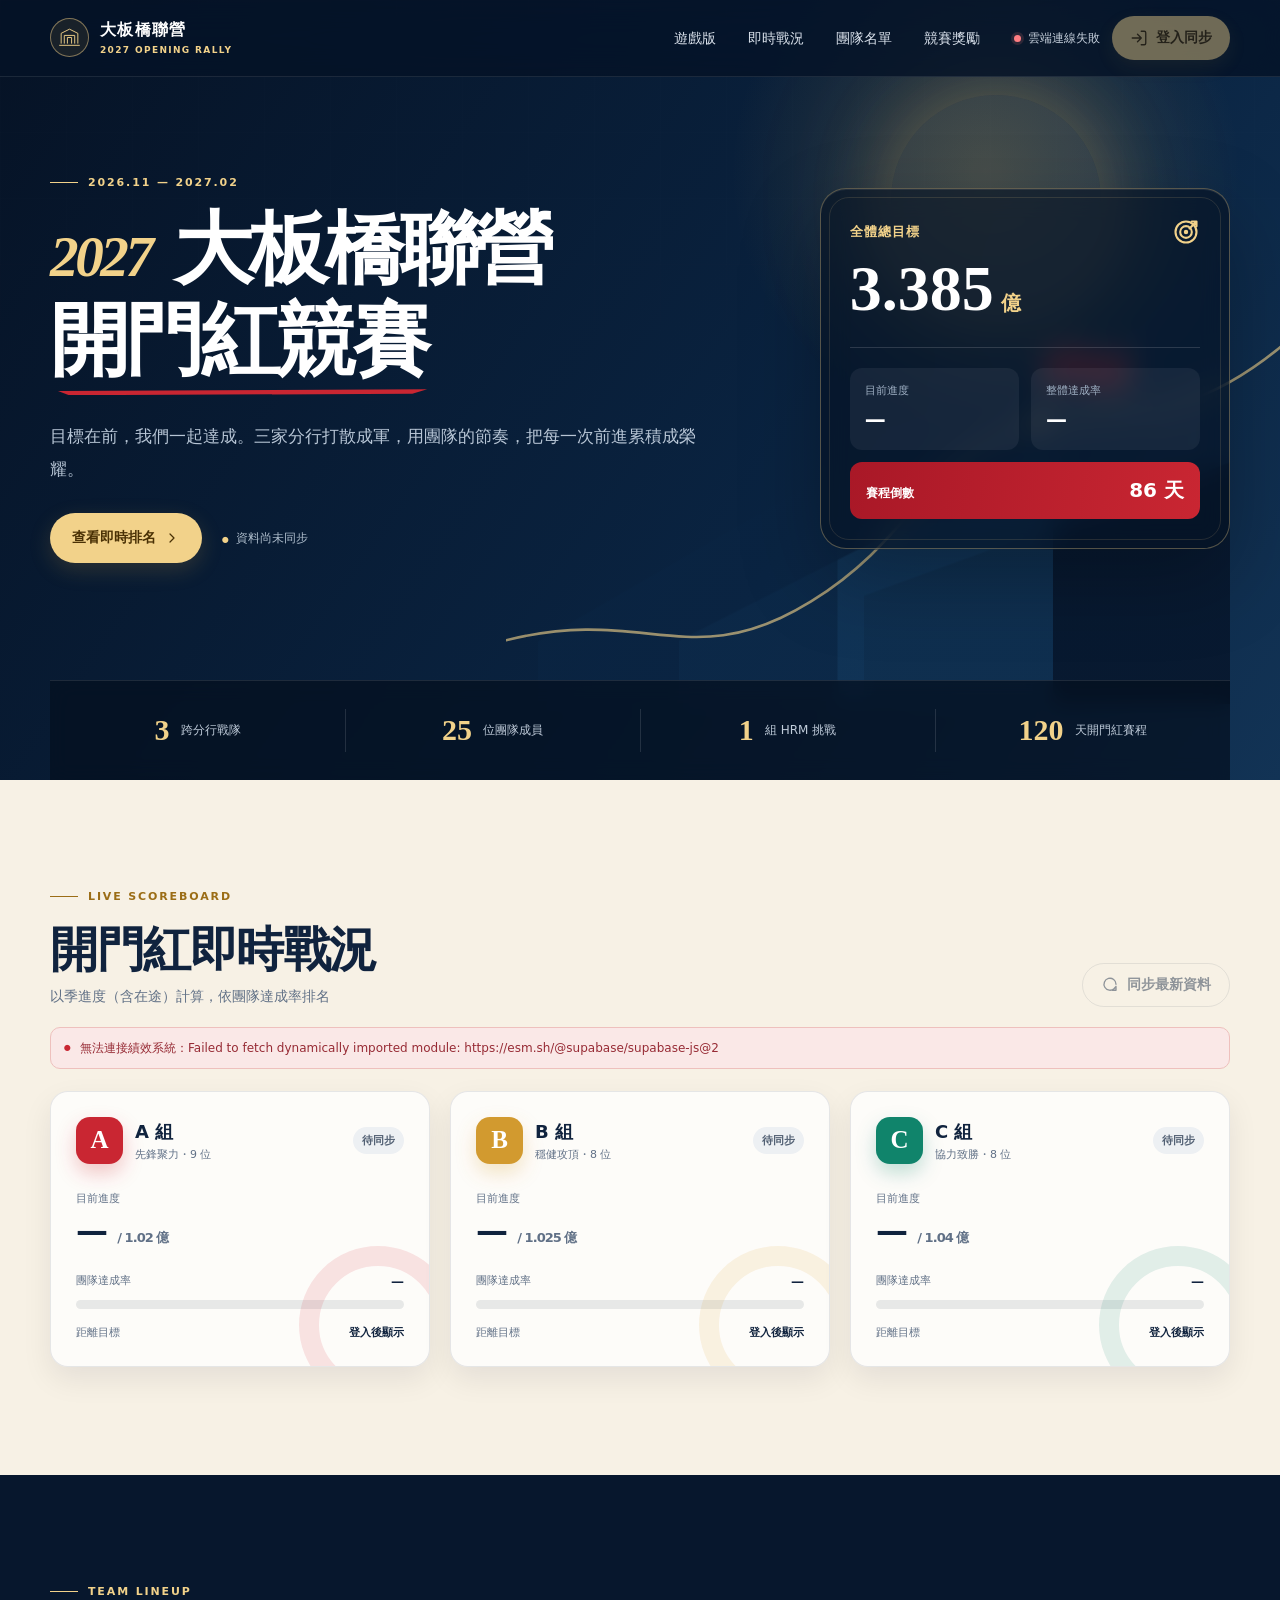
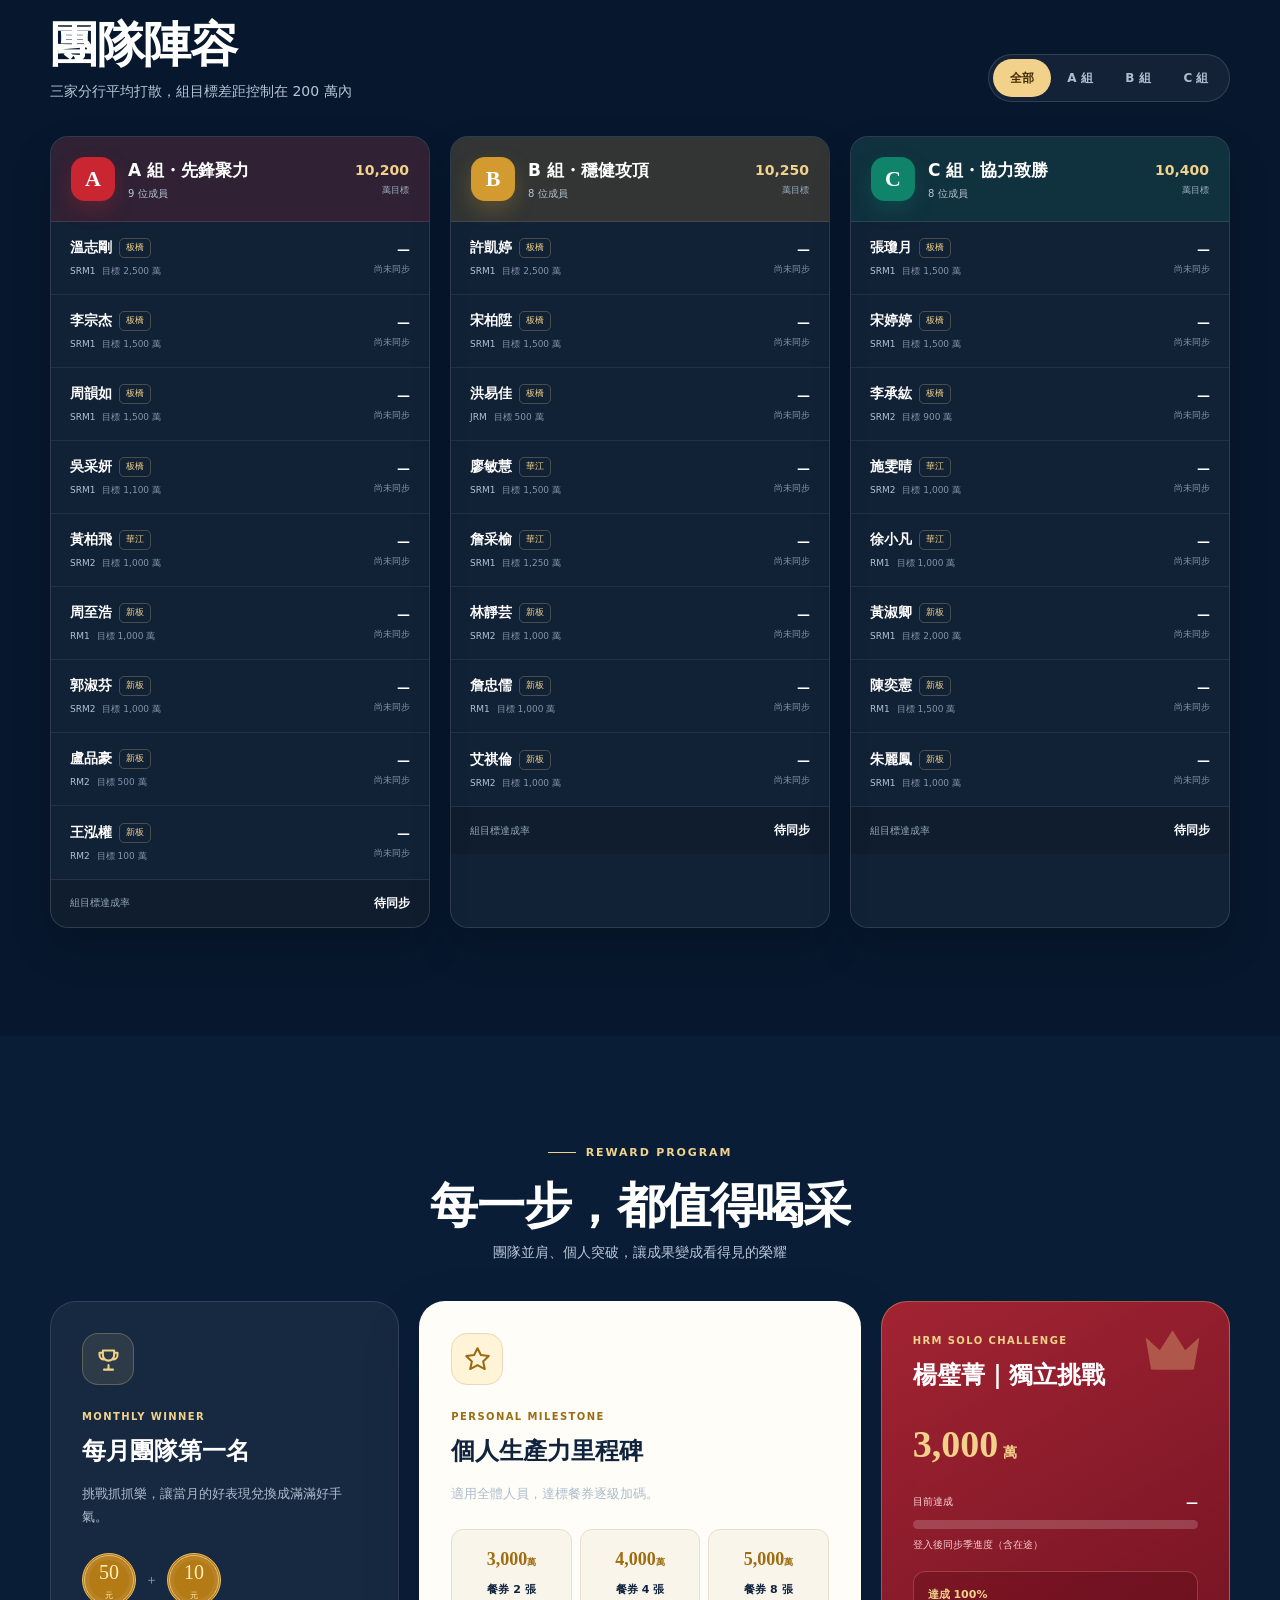
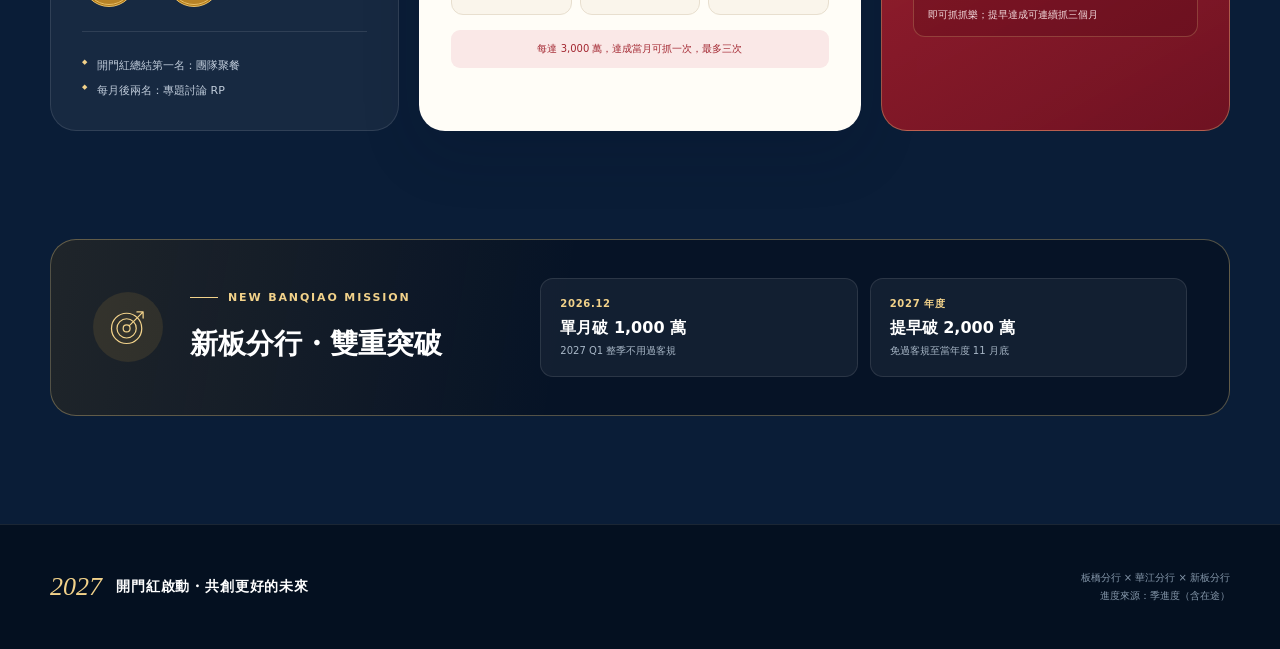
<file: index.html>
<!doctype html>
<html lang="zh-Hant">
<head>
  <meta charset="utf-8">
  <meta name="viewport" content="width=device-width, initial-scale=1">
  <meta name="description" content="2027 大板橋聯營開門紅競賽即時戰況：三組團隊排名、個人目標、HRM 獨立挑戰與季進度同步。">
  <meta name="theme-color" content="#07172d">
  <title>2027 大板橋聯營｜開門紅競賽</title>
  <link rel="icon" href="data:image/svg+xml,%3Csvg xmlns='http://www.w3.org/2000/svg' viewBox='0 0 64 64'%3E%3Crect width='64' height='64' rx='16' fill='%2307172d'/%3E%3Cpath d='M14 20h36L44 48H20z' fill='%23d7a443'/%3E%3Cpath d='M20 20l12-9 12 9-12 8z' fill='%23f2d28a'/%3E%3C/svg%3E">
  <link rel="stylesheet" href="styles.css">
</head>
<body>
  <a class="skip-link" href="#main-content">跳至主要內容</a>

  <header class="site-header">
    <div class="nav-shell">
      <a class="brand" href="#top" aria-label="回到頁首">
        <span class="brand-mark" aria-hidden="true">
          <svg viewBox="0 0 48 48" role="img"><path d="M8 35V16l16-8 16 8v19M5 39h38M14 35V20h20v15M20 35V24h8v11"/></svg>
        </span>
        <span><b>大板橋聯營</b><small>2027 OPENING RALLY</small></span>
      </a>
      <nav class="desktop-nav" aria-label="主要導覽">
        <a href="cartoon/index.html">遊戲版</a>
        <a href="#scoreboard">即時戰況</a>
        <a href="#teams">團隊名單</a>
        <a href="#rewards">競賽獎勵</a>
      </nav>
      <div class="header-actions">
        <span id="cloud-state" class="cloud-state"><i></i><span>尚未登入</span></span>
        <button id="login-button" class="button button-gold" type="button">
          <svg viewBox="0 0 24 24" aria-hidden="true"><path d="M15 3h4a2 2 0 0 1 2 2v14a2 2 0 0 1-2 2h-4M10 17l5-5-5-5M15 12H3"/></svg>
          登入同步
        </button>
        <button id="manage-button" class="button button-gold" type="button" hidden>
          <svg viewBox="0 0 24 24" aria-hidden="true"><path d="M12 3v12M7 8l5-5 5 5M5 21h14a2 2 0 0 0 2-2v-3M3 16v3a2 2 0 0 0 2 2"/></svg>
          更新資料
        </button>
        <button id="signout-button" class="icon-button" type="button" aria-label="登出" title="登出" hidden>
          <svg viewBox="0 0 24 24" aria-hidden="true"><path d="M9 21H5a2 2 0 0 1-2-2V5a2 2 0 0 1 2-2h4M16 17l5-5-5-5M21 12H9"/></svg>
        </button>
      </div>
    </div>
  </header>

  <main id="main-content">
    <section id="top" class="hero">
      <div class="hero-glow" aria-hidden="true"></div>
      <div class="hero-route" aria-hidden="true">
        <svg viewBox="0 0 900 420" preserveAspectRatio="none"><path d="M0 370C160 330 210 410 346 326c128-79 129-173 260-202 106-23 167 9 294-105"/><circle cx="603" cy="124" r="8"/><path class="flag" d="M611 40v82M612 44c38-23 58 17 95-6v43c-37 23-57-17-95 6"/></svg>
      </div>
      <div class="hero-content page-shell">
        <div class="hero-copy">
          <p class="eyebrow"><span></span> 2026.11 — 2027.02</p>
          <h1><span>2027</span> 大板橋聯營<br><em>開門紅競賽</em></h1>
          <p class="hero-lead">目標在前，我們一起達成。三家分行打散成軍，用團隊的節奏，把每一次前進累積成榮耀。</p>
          <div class="hero-cta-row">
            <a class="button button-gold button-large" href="#scoreboard">查看即時排名
              <svg viewBox="0 0 24 24" aria-hidden="true"><path d="m9 18 6-6-6-6"/></svg>
            </a>
            <span id="data-date" class="data-date">資料尚未同步</span>
          </div>
        </div>
        <aside class="hero-score" aria-label="全體開門紅總覽">
          <div class="hero-score-top">
            <span>全體總目標</span>
            <svg viewBox="0 0 24 24" aria-hidden="true"><circle cx="12" cy="12" r="9"/><circle cx="12" cy="12" r="5"/><circle cx="12" cy="12" r="1"/><path d="m15 9 6-6M17 3h4v4"/></svg>
          </div>
          <strong>3.385<small> 億</small></strong>
          <div class="score-divider"></div>
          <div class="score-grid">
            <div><span>目前進度</span><b id="overall-progress">—</b></div>
            <div><span>整體達成率</span><b id="overall-rate">—</b></div>
          </div>
          <div class="countdown-card">
            <span id="countdown-label">距離開賽</span>
            <b id="countdown-value">—</b>
          </div>
        </aside>
      </div>
      <div class="hero-stats page-shell" aria-label="競賽摘要">
        <div><b>3</b><span>跨分行戰隊</span></div>
        <div><b>25</b><span>位團隊成員</span></div>
        <div><b>1</b><span>組 HRM 挑戰</span></div>
        <div><b>120</b><span>天開門紅賽程</span></div>
      </div>
    </section>

    <section id="scoreboard" class="section section-scoreboard">
      <div class="page-shell">
        <div class="section-heading">
          <div>
            <p class="eyebrow dark"><span></span> LIVE SCOREBOARD</p>
            <h2>開門紅即時戰況</h2>
            <p>以季進度（含在途）計算，依團隊達成率排名</p>
          </div>
          <div class="scoreboard-actions">
            <button id="refresh-button" class="button button-outline" type="button" disabled>
              <svg viewBox="0 0 24 24" aria-hidden="true"><path d="M20 11a8 8 0 1 0-2.34 5.66L20 14M20 14v5h-5"/></svg>
              同步最新資料
            </button>
          </div>
        </div>
        <p id="status-message" class="status-message" aria-live="polite">登入後即可同步即時進度；分組與目標可先行查看。</p>
        <div id="team-summary" class="team-summary" aria-live="polite"></div>
      </div>
    </section>

    <section id="teams" class="section section-teams">
      <div class="page-shell">
        <div class="section-heading compact">
          <div>
            <p class="eyebrow"><span></span> TEAM LINEUP</p>
            <h2>團隊陣容</h2>
            <p>三家分行平均打散，組目標差距控制在 200 萬內</p>
          </div>
          <div id="team-tabs" class="team-tabs" role="tablist" aria-label="切換團隊">
            <button type="button" role="tab" aria-selected="true" data-team-tab="all">全部</button>
            <button type="button" role="tab" aria-selected="false" data-team-tab="A">A 組</button>
            <button type="button" role="tab" aria-selected="false" data-team-tab="B">B 組</button>
            <button type="button" role="tab" aria-selected="false" data-team-tab="C">C 組</button>
          </div>
        </div>
        <div id="team-rosters" class="team-rosters"></div>
      </div>
    </section>

    <section id="rewards" class="section section-rewards">
      <div class="page-shell">
        <div class="section-heading centered">
          <div>
            <p class="eyebrow"><span></span> REWARD PROGRAM</p>
            <h2>每一步，都值得喝采</h2>
            <p>團隊並肩、個人突破，讓成果變成看得見的榮耀</p>
          </div>
        </div>
        <div class="reward-grid">
          <article class="reward-card monthly">
            <div class="reward-icon">
              <svg viewBox="0 0 24 24" aria-hidden="true"><path d="M8 21h8M12 17v4M7 4h10v4a5 5 0 0 1-10 0V4ZM7 6H4v2a4 4 0 0 0 4 4M17 6h3v2a4 4 0 0 1-4 4"/></svg>
            </div>
            <p class="card-kicker">MONTHLY WINNER</p>
            <h3>每月團隊第一名</h3>
            <p>挑戰抓抓樂，讓當月的好表現兌換成滿滿好手氣。</p>
            <div class="coin-row"><span>50<small>元</small></span><i>＋</i><span>10<small>元</small></span></div>
            <ul>
              <li>開門紅總結第一名：團隊聚餐</li>
              <li>每月後兩名：專題討論 RP</li>
            </ul>
          </article>
          <article class="reward-card personal">
            <div class="reward-icon">
              <svg viewBox="0 0 24 24" aria-hidden="true"><path d="m12 2 3 6 7 .9-5 4.8 1.5 6.8L12 17l-6.5 3.5L7 13.7 2 8.9 9 8l3-6Z"/></svg>
            </div>
            <p class="card-kicker">PERSONAL MILESTONE</p>
            <h3>個人生產力里程碑</h3>
            <p>適用全體人員，達標餐券逐級加碼。</p>
            <div class="milestones">
              <div><span>3,000<small>萬</small></span><b>餐券 2 張</b></div>
              <div><span>4,000<small>萬</small></span><b>餐券 4 張</b></div>
              <div><span>5,000<small>萬</small></span><b>餐券 8 張</b></div>
            </div>
            <p class="reward-note">每達 3,000 萬，達成當月可抓一次，最多三次</p>
          </article>
          <article class="reward-card hrm" id="hrm-challenge">
            <div class="hrm-crown" aria-hidden="true">
              <svg viewBox="0 0 64 48"><path d="m7 12 13 12L32 5l12 19 13-12-5 29H12L7 12Z"/><path d="M14 41h36"/></svg>
            </div>
            <p class="card-kicker">HRM SOLO CHALLENGE</p>
            <h3>楊璧菁｜獨立挑戰</h3>
            <strong class="hrm-target">3,000<small> 萬</small></strong>
            <div class="hrm-progress-label"><span>目前達成</span><b id="hrm-rate">—</b></div>
            <div class="progress-track light"><i id="hrm-progress-bar" style="width:0%"></i></div>
            <p id="hrm-progress-text" class="hrm-progress-text">登入後同步季進度（含在途）</p>
            <div class="hrm-bonus"><b>達成 100%</b><span>即可抓抓樂；提早達成可連續抓三個月</span></div>
          </article>
        </div>
      </div>
    </section>

    <section class="section section-goals">
      <div class="page-shell goal-banner">
        <div class="goal-icon" aria-hidden="true">
          <svg viewBox="0 0 64 64"><circle cx="30" cy="34" r="22"/><circle cx="30" cy="34" r="14"/><circle cx="30" cy="34" r="5"/><path d="m34 30 20-20M45 10h9v9"/></svg>
        </div>
        <div><p class="eyebrow"><span></span> NEW BANQIAO MISSION</p><h2>新板分行・雙重突破</h2></div>
        <div class="goal-items">
          <article><b>2026.12</b><strong>單月破 1,000 萬</strong><span>2027 Q1 整季不用過客規</span></article>
          <article><b>2027 年度</b><strong>提早破 2,000 萬</strong><span>免過客規至當年度 11 月底</span></article>
        </div>
      </div>
    </section>
  </main>

  <footer class="site-footer">
    <div class="page-shell">
      <div class="footer-brand"><span>2027</span><b>開門紅啟動・共創更好的未來</b></div>
      <div><p>板橋分行 × 華江分行 × 新板分行</p><p>進度來源：季進度（含在途）</p></div>
    </div>
  </footer>

  <dialog id="login-dialog" class="app-dialog">
    <div class="dialog-card">
      <button class="dialog-close" type="button" data-close-dialog aria-label="關閉登入視窗">
        <svg viewBox="0 0 24 24" aria-hidden="true"><path d="m6 6 12 12M18 6 6 18"/></svg>
      </button>
      <div class="dialog-heading">
        <span class="dialog-icon"><svg viewBox="0 0 24 24" aria-hidden="true"><path d="M7 11V8a5 5 0 0 1 10 0v3M5 11h14v10H5zM12 15v2"/></svg></span>
        <p class="eyebrow dark"><span></span> SECURE WORKSPACE</p>
        <h2>登入績效系統</h2>
        <p>登入後可查看即時進度；上傳權限依帳號角色開放。</p>
      </div>
      <div class="login-options">
        <form id="manager-login-form" class="login-form featured" hidden>
          <div class="form-title"><b>管理快速登入</b><span>使用專用上傳密碼</span></div>
          <input id="manager-email" type="email" autocomplete="username" hidden>
          <label for="manager-password">管理上傳密碼</label>
          <div class="input-wrap"><svg viewBox="0 0 24 24" aria-hidden="true"><path d="M7 11V8a5 5 0 0 1 10 0v3M5 11h14v10H5z"/></svg><input id="manager-password" type="password" autocomplete="current-password" required placeholder="輸入管理密碼"></div>
          <button class="button button-red button-full" type="submit">驗證並開啟更新</button>
          <p id="manager-login-message" class="form-message" aria-live="polite"></p>
        </form>
        <div id="login-divider" class="login-divider" hidden><span>或使用帳號登入</span></div>
        <form id="account-login-form" class="login-form">
          <label for="email">電子郵件</label>
          <div class="input-wrap"><svg viewBox="0 0 24 24" aria-hidden="true"><path d="M4 5h16v14H4zM4 7l8 6 8-6"/></svg><input id="email" type="email" autocomplete="email" required placeholder="name@company.com"></div>
          <label for="password">密碼</label>
          <div class="input-wrap"><svg viewBox="0 0 24 24" aria-hidden="true"><path d="M7 11V8a5 5 0 0 1 10 0v3M5 11h14v10H5z"/></svg><input id="password" type="password" autocomplete="current-password" required placeholder="輸入密碼"></div>
          <button class="button button-navy button-full" type="submit">使用帳號登入</button>
          <p id="account-login-message" class="form-message" aria-live="polite"></p>
        </form>
      </div>
    </div>
  </dialog>

  <dialog id="manage-dialog" class="app-dialog">
    <div class="dialog-card manage-card">
      <button class="dialog-close" type="button" data-close-dialog aria-label="關閉更新視窗">
        <svg viewBox="0 0 24 24" aria-hidden="true"><path d="m6 6 12 12M18 6 6 18"/></svg>
      </button>
      <div class="dialog-heading">
        <span class="dialog-icon upload-icon"><svg viewBox="0 0 24 24" aria-hidden="true"><path d="M12 3v12M7 8l5-5 5 5M5 21h14a2 2 0 0 0 2-2v-3M3 16v3a2 2 0 0 0 2 2"/></svg></span>
        <p class="eyebrow dark"><span></span> DATA UPDATE</p>
        <h2>同步開門紅進度</h2>
        <p>與 Q4monitor 共用實績資料；上傳後兩個網站皆可同步最新數字。</p>
      </div>
      <div class="update-actions">
        <button id="dialog-sync-button" class="upload-option" type="button">
          <span class="option-icon sync"><svg viewBox="0 0 24 24" aria-hidden="true"><path d="M20 11a8 8 0 1 0-2.34 5.66L20 14M20 14v5h-5"/></svg></span>
          <span><b>同步最新雲端資料</b><small>重新讀取所有人員實績</small></span>
          <svg class="option-arrow" viewBox="0 0 24 24" aria-hidden="true"><path d="m9 18 6-6-6-6"/></svg>
        </button>
        <label id="raw-file-label" class="upload-option">
          <span class="option-icon excel"><svg viewBox="0 0 24 24" aria-hidden="true"><path d="M6 2h9l5 5v15H6zM14 2v6h6M9 12l6 6M15 12l-6 6"/></svg></span>
          <span><b>上傳季職達原始檔</b><small>.xlsx｜讀取季進度（含在途）</small></span>
          <svg class="option-arrow" viewBox="0 0 24 24" aria-hidden="true"><path d="m9 18 6-6-6-6"/></svg>
          <input id="raw-file" type="file" accept=".xlsx,application/vnd.openxmlformats-officedocument.spreadsheetml.sheet">
        </label>
        <label id="performance-file-label" class="upload-option">
          <span class="option-icon table"><svg viewBox="0 0 24 24" aria-hidden="true"><path d="M4 4h16v16H4zM4 10h16M10 4v16"/></svg></span>
          <span><b>上傳 Excel／CSV</b><small>.xlsx、.csv｜使用標準績效欄位</small></span>
          <svg class="option-arrow" viewBox="0 0 24 24" aria-hidden="true"><path d="m9 18 6-6-6-6"/></svg>
          <input id="performance-file" type="file" accept=".xlsx,.csv,text/csv,application/vnd.openxmlformats-officedocument.spreadsheetml.sheet">
        </label>
      </div>
      <p id="upload-message" class="upload-message" aria-live="polite">選擇更新方式後，系統會先檢查姓名與欄位再寫入。</p>
      <div class="format-note">
        <svg viewBox="0 0 24 24" aria-hidden="true"><circle cx="12" cy="12" r="9"/><path d="M12 11v5M12 8h.01"/></svg>
        <p><b>資料安全</b><span>僅接受固定 26 人名單；檔案不會保存於 GitHub。</span></p>
      </div>
    </div>
  </dialog>

  <noscript><div class="noscript">此網站需要 JavaScript 才能計算競賽進度。</div></noscript>
  <script src="config.js"></script>
  <script defer src="app.js"></script>
</body>
</html>
</file>
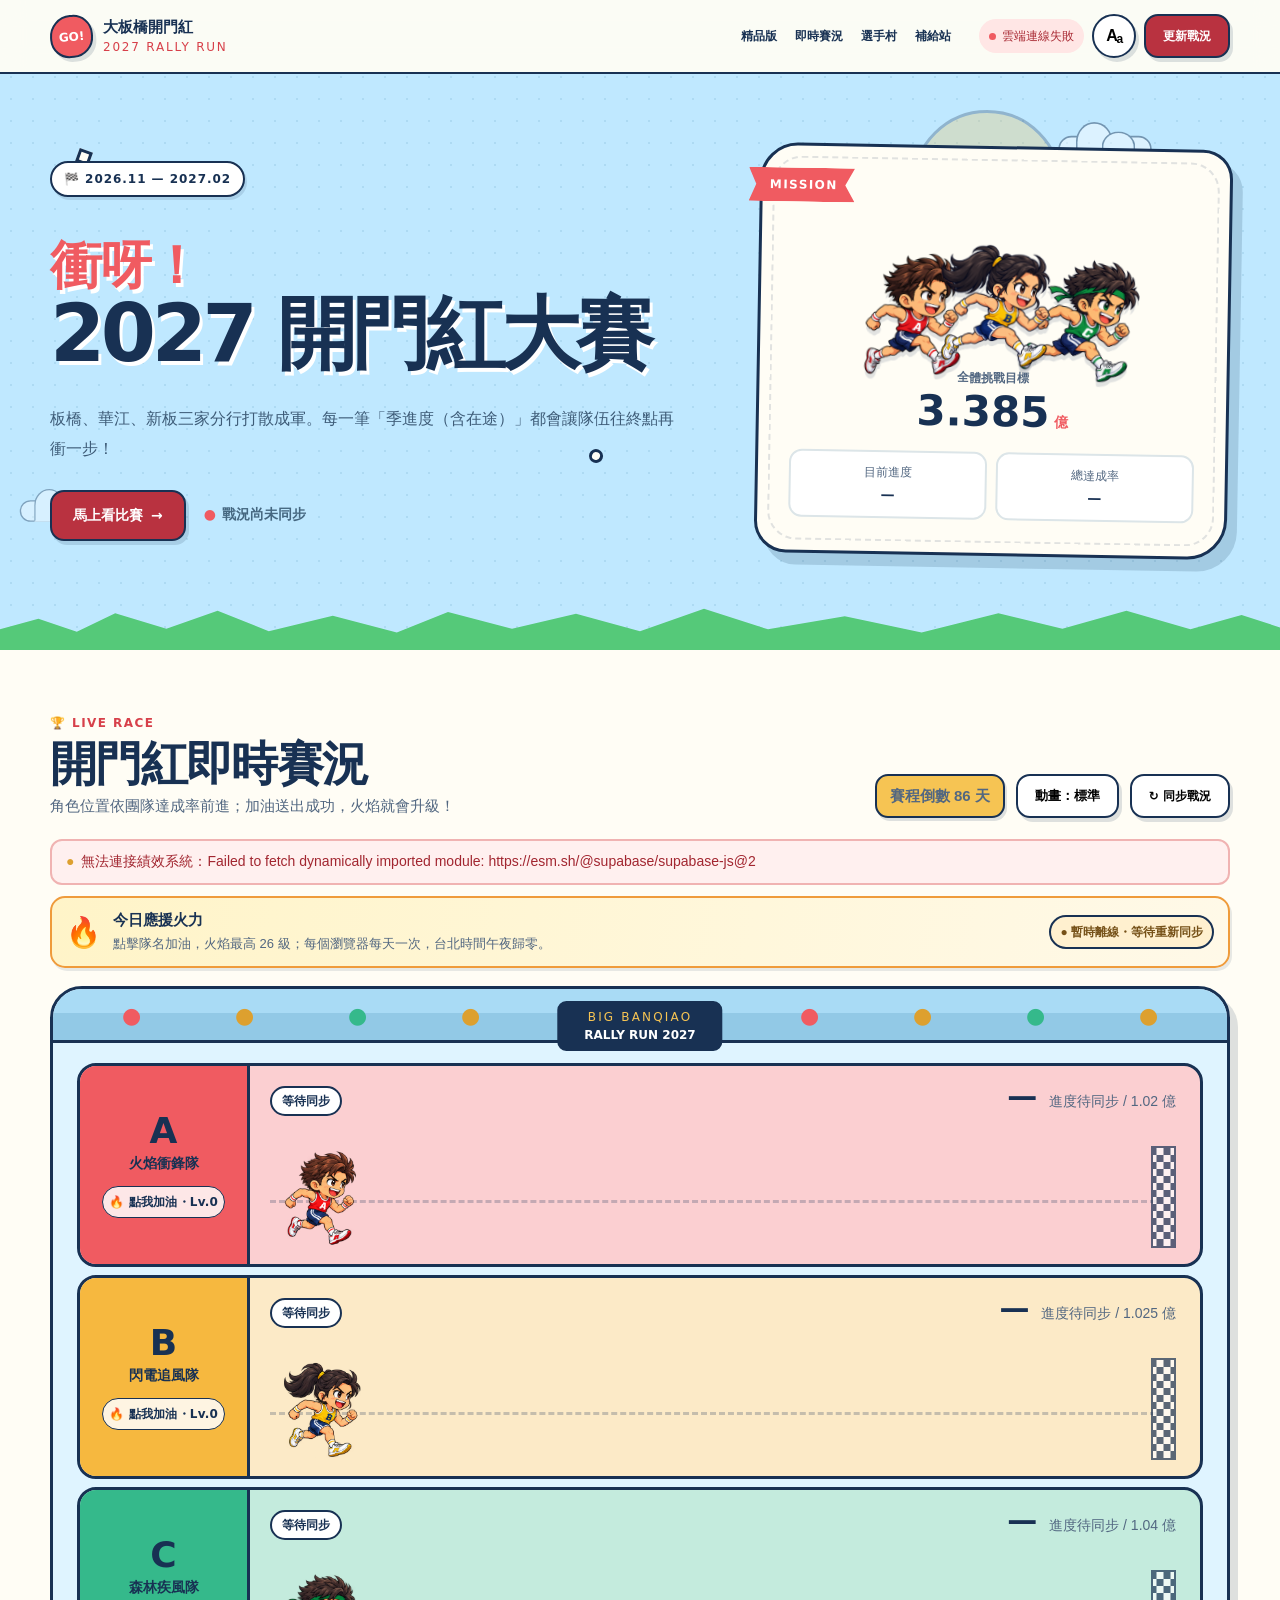
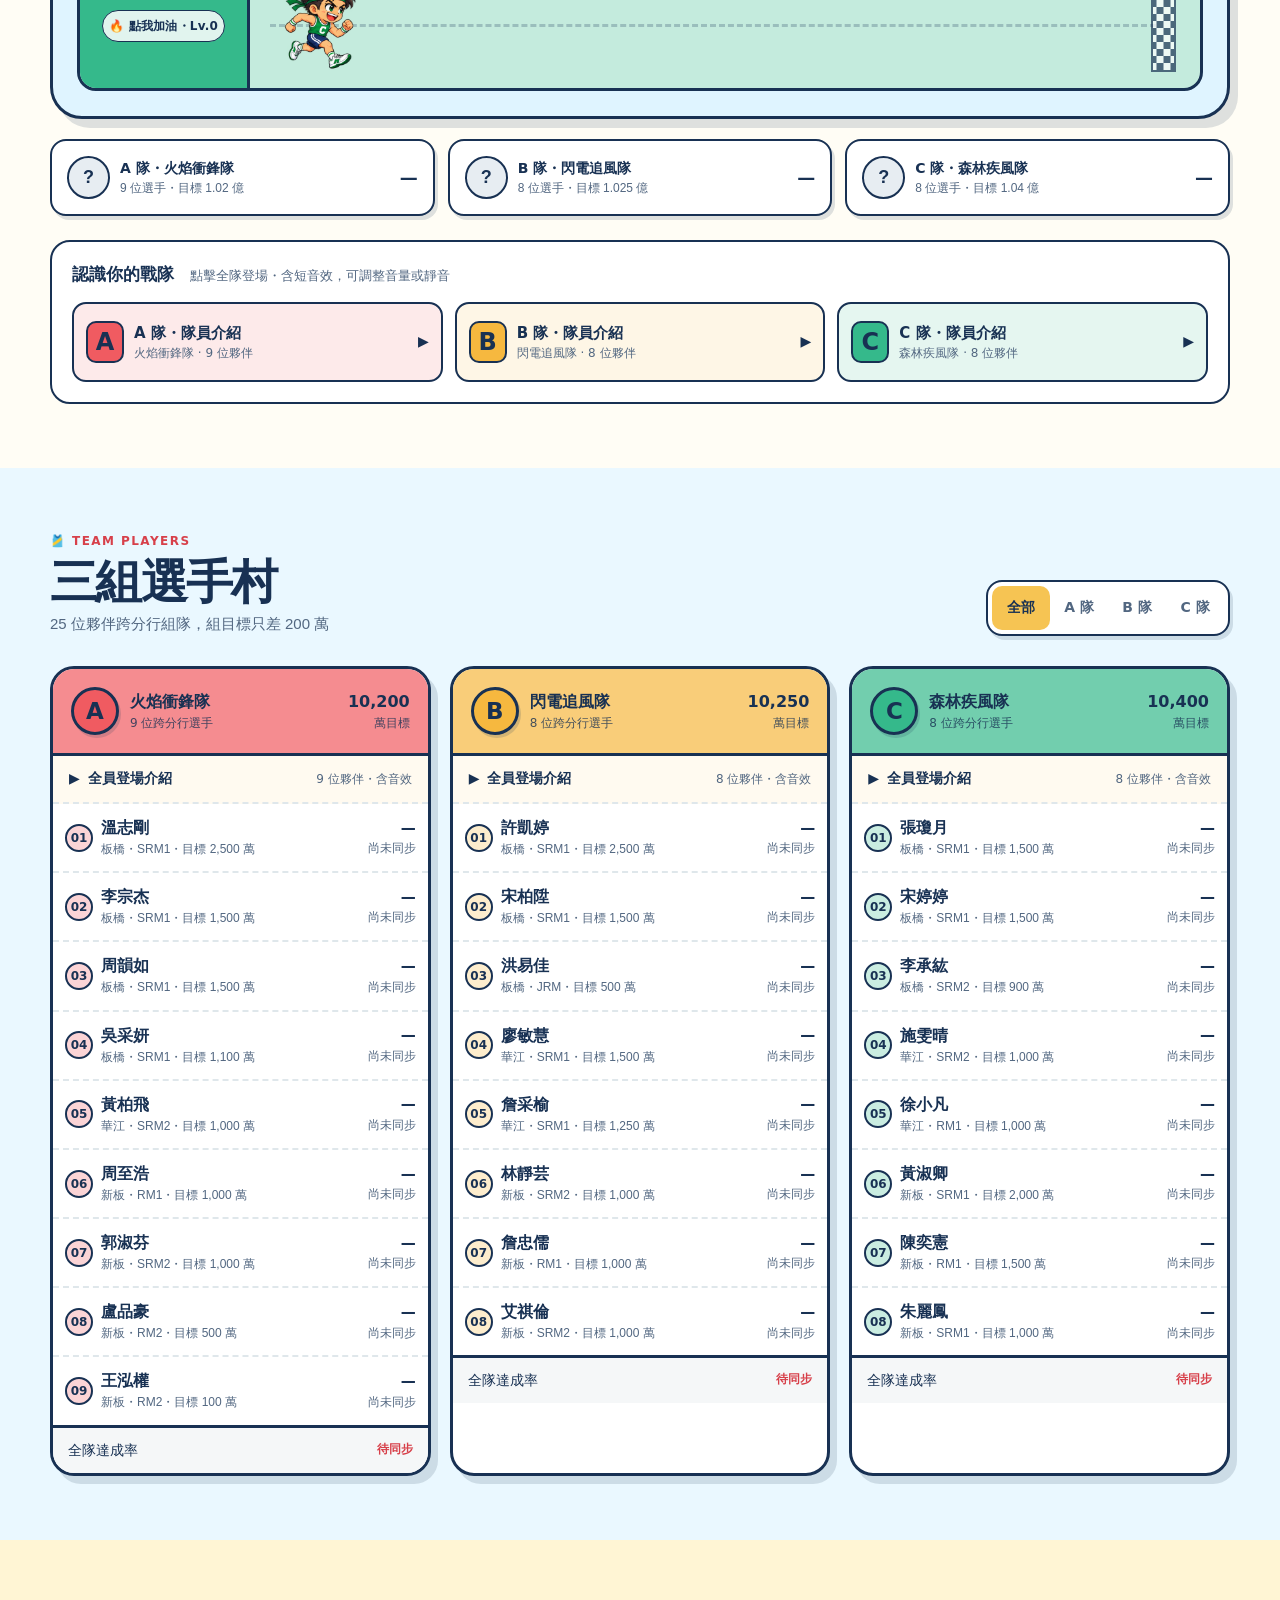
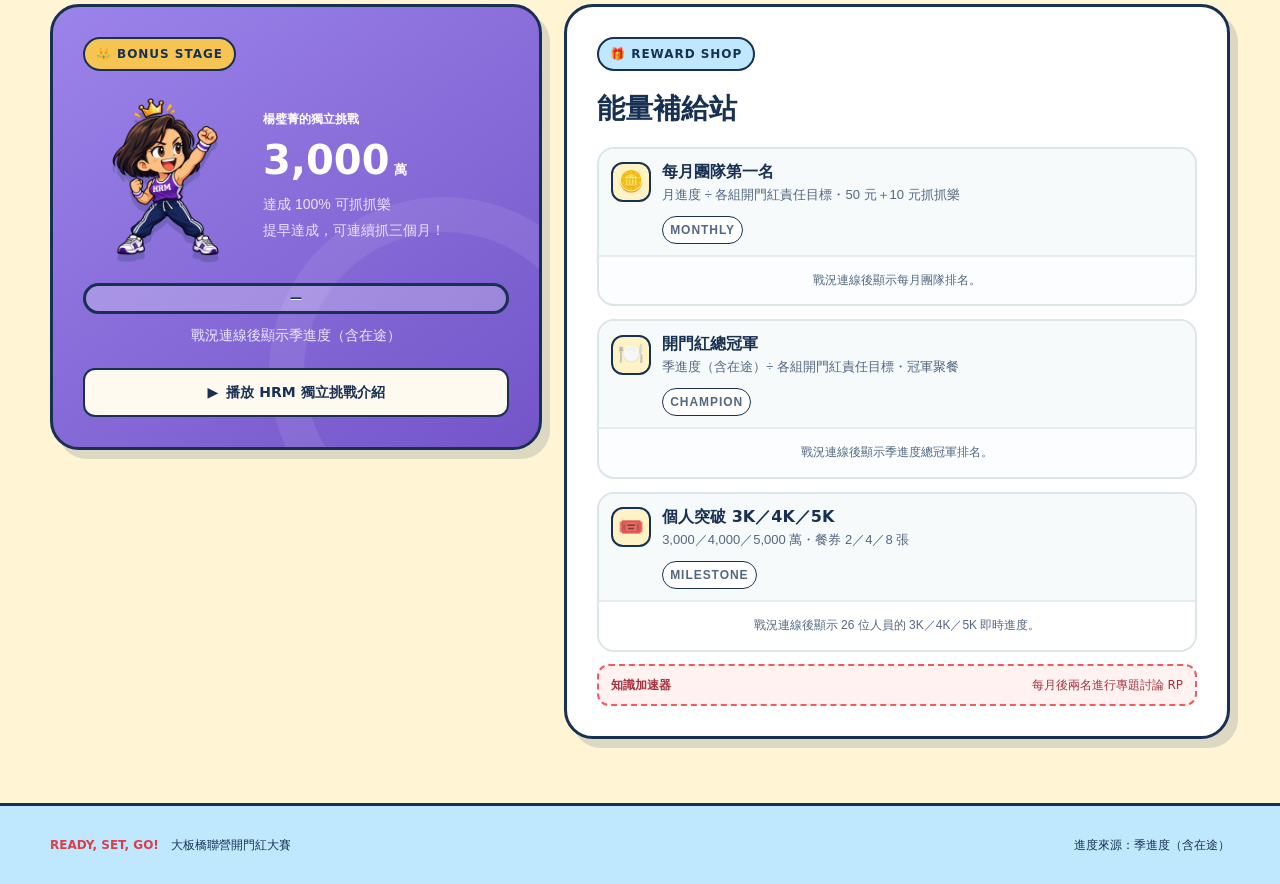
<file: cartoon/index.html>
<!doctype html>
<html lang="zh-Hant">
<head>
  <meta charset="utf-8">
  <meta name="viewport" content="width=device-width, initial-scale=1">
  <meta name="description" content="2027 大板橋聯營開門紅卡通賽跑版：三組即時競賽、個人目標與 HRM 獨立挑戰。">
  <meta name="theme-color" content="#bfe8ff">
  <title>衝呀！2027 開門紅大賽｜卡通賽跑版</title>
  <link rel="icon" href="data:image/svg+xml,%3Csvg xmlns='http://www.w3.org/2000/svg' viewBox='0 0 64 64'%3E%3Crect width='64' height='64' rx='16' fill='%23bfe8ff'/%3E%3Ccircle cx='31' cy='29' r='16' fill='%23f6b83f' stroke='%23183153' stroke-width='4'/%3E%3Cpath d='M21 28h3m14 0h3M25 37c4 3 9 3 13 0' fill='none' stroke='%23183153' stroke-width='4' stroke-linecap='round'/%3E%3C/svg%3E">
  <link rel="stylesheet" href="styles.css?v=20261008-usability">
  <link rel="stylesheet" href="motion.css?v=20261008-motion">
  <link rel="stylesheet" href="team-intro.css?v=20261008-ensemble">
</head>
<body>
  <a class="skip-link" href="#race">跳到即時賽況</a>

  <header class="topbar">
    <div class="shell nav">
      <a class="logo" href="#top" aria-label="回到頁首">
        <span class="logo-badge">GO!</span>
        <span><b>大板橋開門紅</b><small>2027 RALLY RUN</small></span>
      </a>
      <nav aria-label="版本與內容導覽">
        <a href="../index.html">精品版</a>
        <a href="#race">即時賽況</a>
        <a href="#players">選手村</a>
        <a href="#rewards">補給站</a>
      </nav>
      <div class="nav-actions">
        <span id="cloud-state" class="cloud-pill"><i></i><span>戰況連線中</span></span>
        <div id="font-size-control" class="font-size-control">
          <button id="font-size-button" class="round-button font-size-toggle" type="button" aria-label="調整文字大小" aria-expanded="false" aria-controls="font-size-menu">A<span>a</span></button>
          <div id="font-size-menu" class="font-size-menu" role="group" aria-label="文字大小設定" hidden>
            <b>文字大小</b>
            <div>
              <button type="button" data-font-size="small" aria-pressed="false">小</button>
              <button type="button" data-font-size="standard" aria-pressed="true">標準</button>
              <button type="button" data-font-size="large" aria-pressed="false">大</button>
            </div>
          </div>
        </div>
        <button id="login-button" class="game-button yellow" type="button" hidden>管理登入</button>
        <button id="manage-button" class="game-button coral" type="button">更新戰況</button>
        <button id="signout-button" class="round-button" type="button" aria-label="登出" title="登出" hidden>
          <svg viewBox="0 0 24 24" aria-hidden="true"><path d="M9 21H5a2 2 0 0 1-2-2V5a2 2 0 0 1 2-2h4M16 17l5-5-5-5M21 12H9"/></svg>
        </button>
      </div>
    </div>
  </header>

  <nav class="mobile-nav" aria-label="手機快捷導覽">
    <a href="#race">即時賽況</a>
    <a href="#players">選手村</a>
    <a href="#rewards">補給站</a>
    <a href="../index.html">精品版</a>
  </nav>

  <main id="top">
    <section class="hero">
      <div class="cloud cloud-one" aria-hidden="true"></div>
      <div class="cloud cloud-two" aria-hidden="true"></div>
      <div class="sun" aria-hidden="true"><span></span></div>
      <div class="hero-shapes" aria-hidden="true"><i></i><i></i><i></i><i></i></div>
      <div class="shell hero-grid">
        <div class="hero-copy">
          <p class="season-pill">🏁 2026.11 — 2027.02</p>
          <h1><span>衝呀！</span><br>2027 開門紅大賽</h1>
          <p>板橋、華江、新板三家分行打散成軍。每一筆「季進度（含在途）」都會讓隊伍往終點再衝一步！</p>
          <div class="hero-buttons">
            <a class="game-button coral big" href="#race">馬上看比賽 <span>→</span></a>
            <span id="source-date" class="source-date">戰況尚未同步</span>
          </div>
        </div>
        <aside class="mission-card" aria-label="全體任務總覽">
          <div class="mission-flag">MISSION</div>
          <div class="hero-team-art" aria-hidden="true">
            <img src="assets/team-a-runner.png" width="700" height="605" alt="" decoding="async">
            <img src="assets/team-b-runner.png" width="700" height="605" alt="" decoding="async">
            <img src="assets/team-c-runner.png" width="700" height="605" alt="" decoding="async">
          </div>
          <div class="mission-copy"><span>全體挑戰目標</span><strong>3.385<small> 億</small></strong></div>
          <div class="mission-stats"><div><span>目前進度</span><b id="overall-progress">—</b></div><div><span>總達成率</span><b id="overall-rate">—</b></div></div>
        </aside>
      </div>
      <div class="grass-edge" aria-hidden="true"></div>
    </section>

    <section id="race" class="race-section">
      <div class="shell">
        <div class="section-title race-title">
          <div><p>🏆 LIVE RACE</p><h2>開門紅即時賽況</h2><span>角色位置依團隊達成率前進；加油送出成功，火焰就會升級！</span></div>
          <div class="race-actions"><span id="countdown" class="countdown">距離開賽 —</span><button id="motion-toggle" class="game-button white motion-toggle" type="button" aria-pressed="false">動畫：標準</button><button id="refresh-button" class="game-button white" type="button" disabled>↻ 同步戰況</button></div>
        </div>
        <p id="status-message" class="status-line" aria-live="polite">正在連線公開戰況…</p>
        <div class="cheer-guide">
          <span class="cheer-guide-icon" aria-hidden="true">🔥</span>
          <p><b>今日應援火力</b><span>點擊隊名加油，火焰最高 26 級；每個瀏覽器每天一次，台北時間午夜歸零。</span></p>
          <em id="cheer-mode">應援連線中…</em>
        </div>
        <div class="stadium">
          <div class="stands" aria-hidden="true"><span>●</span><span>●</span><span>●</span><span>●</span><span>●</span><span>●</span><span>●</span><span>●</span><span>●</span><span>●</span></div>
          <div class="stadium-sign"><span>BIG BANQIAO</span><b>RALLY RUN 2027</b></div>
          <div id="raceboard" class="raceboard" aria-live="polite"></div>
        </div>
        <div id="podium" class="podium-row"></div>
        <div class="team-intro-hub" role="group" aria-label="播放隊員介紹">
          <p><b>認識你的戰隊</b><span>點擊全隊登場・含短音效，可調整音量或靜音</span></p>
          <div class="team-intro-entries">
            <button type="button" data-intro-team="A" aria-haspopup="dialog" aria-controls="team-intro-dialog" style="--intro-team:#f05b61"><span class="intro-entry-letter">A</span><span><b>A 隊・隊員介紹</b><small>火焰衝鋒隊 · 9 位夥伴</small></span><span class="intro-play-icon" aria-hidden="true">▶</span></button>
            <button type="button" data-intro-team="B" aria-haspopup="dialog" aria-controls="team-intro-dialog" style="--intro-team:#f6b83f"><span class="intro-entry-letter">B</span><span><b>B 隊・隊員介紹</b><small>閃電追風隊 · 8 位夥伴</small></span><span class="intro-play-icon" aria-hidden="true">▶</span></button>
            <button type="button" data-intro-team="C" aria-haspopup="dialog" aria-controls="team-intro-dialog" style="--intro-team:#35b98b"><span class="intro-entry-letter">C</span><span><b>C 隊・隊員介紹</b><small>森林疾風隊 · 8 位夥伴</small></span><span class="intro-play-icon" aria-hidden="true">▶</span></button>
          </div>
        </div>
      </div>
    </section>

    <section id="players" class="players-section">
      <div class="shell">
        <div class="section-title">
          <div><p>🎽 TEAM PLAYERS</p><h2>三組選手村</h2><span>25 位夥伴跨分行組隊，組目標只差 200 萬</span></div>
          <div id="team-tabs" class="tabs" role="group" aria-label="篩選隊伍">
            <button type="button" aria-pressed="true" data-team-tab="all">全部</button>
            <button type="button" aria-pressed="false" data-team-tab="A">A 隊</button>
            <button type="button" aria-pressed="false" data-team-tab="B">B 隊</button>
            <button type="button" aria-pressed="false" data-team-tab="C">C 隊</button>
          </div>
        </div>
        <div id="player-cards" class="player-cards"></div>
      </div>
    </section>

    <section id="rewards" class="bonus-section">
      <div class="shell bonus-grid">
        <article class="hrm-stage">
          <div class="bonus-label">👑 BONUS STAGE</div>
          <div class="hrm-main">
            <div class="hrm-character" aria-hidden="true"><img src="assets/hrm-leader.png" alt="" loading="lazy" decoding="async"></div>
            <div><p>楊璧菁的獨立挑戰</p><h2>3,000<small> 萬</small></h2><span>達成 100% 可抓抓樂<br>提早達成，可連續抓三個月！</span></div>
          </div>
          <div class="hrm-track"><i id="hrm-bar"></i><b id="hrm-badge">—</b></div>
          <p id="hrm-progress">戰況連線後顯示季進度（含在途）</p>
          <button class="team-intro-link hrm-intro-link" type="button" data-intro-team="HRM" aria-haspopup="dialog" aria-controls="team-intro-dialog"><span aria-hidden="true">▶</span> 播放 HRM 獨立挑戰介紹</button>
        </article>

        <article class="supply-card">
          <div class="bonus-label blue">🎁 REWARD SHOP</div>
          <h2>能量補給站</h2>
          <div class="reward-list">
            <article class="reward-live-card monthly-rank">
              <header><span class="reward-emoji">🪙</span><p><b>每月團隊第一名</b><small>月進度 ÷ 各組開門紅責任目標・50 元＋10 元抓抓樂</small></p><em>MONTHLY</em></header>
              <ol id="monthly-team-ranking" class="mini-ranking" aria-live="polite"></ol>
            </article>
            <article class="reward-live-card champion-rank">
              <header><span class="reward-emoji">🍽️</span><p><b>開門紅總冠軍</b><small>季進度（含在途）÷ 各組開門紅責任目標・冠軍聚餐</small></p><em>CHAMPION</em></header>
              <ol id="champion-team-ranking" class="mini-ranking" aria-live="polite"></ol>
            </article>
            <article class="reward-live-card personal-rank">
              <header><span class="reward-emoji">🎟️</span><p><b>個人突破 3K／4K／5K</b><small>3,000／4,000／5,000 萬・餐券 2／4／8 張</small></p><em>MILESTONE</em></header>
              <div id="personal-milestone-ranking" class="personal-milestones" aria-live="polite"></div>
            </article>
          </div>
          <div class="rp-note"><b>知識加速器</b><span>每月後兩名進行專題討論 RP</span></div>
        </article>
      </div>
    </section>

  </main>

  <footer><div class="shell"><p><b>READY, SET, GO!</b>　大板橋聯營開門紅大賽</p><p>進度來源：季進度（含在途）</p></div></footer>

  <div id="cheer-toast" class="cheer-toast" role="status" aria-live="polite" hidden></div>

  <dialog id="team-intro-dialog" class="team-intro-dialog" aria-labelledby="intro-title" aria-describedby="intro-instructions">
    <div class="intro-shell">
      <header class="intro-header">
        <div><p>MEET THE TEAM</p><h2 id="intro-title">隊員介紹</h2></div>
        <button id="intro-close" class="intro-close" type="button" aria-label="關閉隊員介紹" autofocus>×</button>
      </header>
      <div id="intro-team-switch" class="intro-team-switch" role="group" aria-label="切換介紹組別">
        <button type="button" data-intro-switch="A" aria-pressed="false">A 隊</button>
        <button type="button" data-intro-switch="B" aria-pressed="false">B 隊</button>
        <button type="button" data-intro-switch="C" aria-pressed="false">C 隊</button>
        <button type="button" data-intro-switch="HRM" aria-pressed="false">HRM</button>
      </div>
      <div id="intro-stage" class="intro-stage" tabindex="0" role="region" aria-label="全隊隊員名單" aria-live="off" aria-atomic="true"></div>
      <footer class="intro-controls">
        <div class="intro-sound-controls">
          <button id="intro-sound" type="button" aria-pressed="true">音效：開</button>
          <label class="intro-volume-control" for="intro-volume"><span>音量</span><input id="intro-volume" type="range" min="0" max="100" value="35" aria-label="介紹音效音量"><output id="intro-volume-value" for="intro-volume">35%</output></label>
          <button id="intro-replay" class="intro-primary" type="button">↻ 重播全員登場</button>
        </div>
        <p id="intro-status" class="intro-status" role="status" aria-live="polite"></p>
        <p id="intro-instructions" class="intro-instructions">全隊同時登場・內容可上下捲動・Esc 關閉。音效僅在點擊後播放，建議先調低裝置音量。</p>
      </footer>
    </div>
  </dialog>

  <dialog id="login-dialog" class="pop-dialog" aria-labelledby="login-title">
    <div class="dialog-card">
      <button class="dialog-close" type="button" data-close-dialog aria-label="關閉">×</button>
      <div class="dialog-mascot" aria-hidden="true">🔐</div>
      <p class="dialog-kicker">MANAGER CHECK</p><h2 id="login-title">驗證更新權限</h2><p class="dialog-intro">即時戰況已公開同步；只有上傳或更新資料時才需要管理驗證。</p>
      <form id="manager-login-form" class="login-form manager" hidden>
        <input id="manager-email" type="email" autocomplete="username" hidden>
        <label for="manager-password">管理上傳密碼</label>
        <input id="manager-password" type="password" autocomplete="current-password" required placeholder="輸入管理密碼">
        <button class="game-button coral full" type="submit">驗證並開啟更新</button>
        <p id="manager-login-message" class="form-message" aria-live="polite"></p>
      </form>
      <div id="login-divider" class="divider" hidden><span>或使用帳號登入</span></div>
      <form id="account-login-form" class="login-form">
        <label for="email">電子郵件</label><input id="email" type="email" autocomplete="email" required placeholder="name@company.com">
        <label for="password">密碼</label><input id="password" type="password" autocomplete="current-password" required placeholder="輸入密碼">
        <button class="game-button navy full" type="submit">使用帳號登入</button>
        <p id="account-login-message" class="form-message" aria-live="polite"></p>
      </form>
    </div>
  </dialog>

  <dialog id="manage-dialog" class="pop-dialog" aria-labelledby="manage-title">
    <div class="dialog-card">
      <button class="dialog-close" type="button" data-close-dialog aria-label="關閉">×</button>
      <div class="dialog-mascot" aria-hidden="true">📣</div>
      <p class="dialog-kicker">UPDATE SCORE</p><h2 id="manage-title">更新比賽戰況</h2><p class="dialog-intro">與精品版、Q4monitor 共用同一份雲端實績。</p>
      <div class="upload-list">
        <button id="dialog-sync-button" class="upload-choice" type="button"><span>🔄</span><p><b>同步最新雲端資料</b><small>重新整理全部選手進度</small></p><i>→</i></button>
        <label id="raw-file-label" class="upload-choice"><span>📗</span><p><b>上傳季職達原始檔</b><small>.xlsx｜季進度（含在途）</small></p><i>→</i><input id="raw-file" type="file" accept=".xlsx,application/vnd.openxmlformats-officedocument.spreadsheetml.sheet"></label>
        <label id="monthly-file-label" class="upload-choice ap-only"><span>🅰️</span><p><b>僅更新 AP 月進度</b><small>.xlsx｜不改季進度、目標或資料日期</small></p><i>→</i><input id="monthly-file" type="file" accept=".xlsx,application/vnd.openxmlformats-officedocument.spreadsheetml.sheet"></label>
        <label id="performance-file-label" class="upload-choice"><span>📊</span><p><b>上傳 Excel／CSV</b><small>使用標準績效欄位</small></p><i>→</i><input id="performance-file" type="file" accept=".xlsx,.csv,text/csv,application/vnd.openxmlformats-officedocument.spreadsheetml.sheet"></label>
      </div>
      <p id="upload-message" class="upload-message" aria-live="polite">選檔後會檢查姓名與欄位，通過後直接更新共用資料。</p>
    </div>
  </dialog>

  <script src="../config.js"></script>
  <script defer src="app.js?v=20261008-ensemble"></script>
  <script defer src="intro-audio.js?v=20261008-ensemble"></script>
  <script defer src="team-intro.js?v=20261008-ensemble"></script>
</body>
</html>
</file>
<file: styles.css>
:root {
  color-scheme: dark;
  --navy-950: #061326;
  --navy-900: #07172d;
  --navy-800: #0a2442;
  --navy-700: #12385c;
  --ink: #10233e;
  --cream: #f7f1e5;
  --paper: #fffdf7;
  --gold-500: #d7a443;
  --gold-300: #f2d28a;
  --gold-100: #fff0c9;
  --red-600: #a91827;
  --red-500: #c92632;
  --red-100: #fae8e7;
  --green-600: #0d755f;
  --green-500: #10846b;
  --green-100: #dff4eb;
  --blue-100: #e4eff8;
  --white: #fff;
  --muted-on-dark: #b7c5d5;
  --muted: #607086;
  --line: rgba(16, 35, 62, .12);
  --line-dark: rgba(255, 255, 255, .13);
  --shadow-sm: 0 12px 30px rgba(6, 19, 38, .08);
  --shadow-md: 0 22px 60px rgba(6, 19, 38, .16);
  --shadow-gold: 0 12px 32px rgba(215, 164, 67, .2);
  --radius-sm: 12px;
  --radius-md: 18px;
  --radius-lg: 26px;
  --shell: 1180px;
  --font: Inter, "Noto Sans TC", "PingFang TC", "Microsoft JhengHei", system-ui, sans-serif;
}

* { box-sizing: border-box; }

html {
  scroll-behavior: smooth;
  scroll-padding-top: 88px;
}

body {
  margin: 0;
  min-width: 320px;
  overflow-x: clip;
  background: var(--navy-950);
  color: var(--white);
  font-family: var(--font);
  line-height: 1.55;
  -webkit-font-smoothing: antialiased;
}

button,
input { font: inherit; }

button,
a,
label { -webkit-tap-highlight-color: transparent; }

button { color: inherit; }

a { color: inherit; text-decoration: none; }

svg {
  display: block;
  fill: none;
  stroke: currentColor;
  stroke-linecap: round;
  stroke-linejoin: round;
  stroke-width: 1.8;
}

[hidden] { display: none !important; }

.skip-link {
  position: fixed;
  z-index: 1000;
  top: 8px;
  left: 8px;
  padding: 10px 14px;
  border-radius: 8px;
  background: var(--gold-300);
  color: var(--ink);
  transform: translateY(-150%);
}

.skip-link:focus { transform: translateY(0); }

.page-shell,
.nav-shell {
  width: min(calc(100% - 40px), var(--shell));
  margin-inline: auto;
}

.site-header {
  position: fixed;
  z-index: 50;
  inset: 0 0 auto;
  border-bottom: 1px solid rgba(255, 255, 255, .09);
  background: rgba(6, 19, 38, .82);
  backdrop-filter: blur(20px) saturate(1.2);
}

.nav-shell {
  display: flex;
  align-items: center;
  min-height: 76px;
}

.brand {
  display: inline-flex;
  align-items: center;
  gap: 11px;
  flex: 0 0 auto;
}

.brand-mark {
  display: grid;
  width: 39px;
  height: 39px;
  place-items: center;
  border: 1px solid rgba(242, 210, 138, .48);
  border-radius: 50%;
  background: rgba(215, 164, 67, .1);
  color: var(--gold-300);
}

.brand-mark svg { width: 25px; }

.brand b,
.brand small { display: block; }

.brand b { font-size: 16px; letter-spacing: .08em; }

.brand small {
  margin-top: 1px;
  color: var(--gold-300);
  font-size: 9px;
  font-weight: 700;
  letter-spacing: .15em;
}

.desktop-nav {
  display: flex;
  align-items: center;
  gap: 32px;
  margin-left: auto;
  color: #d9e1eb;
  font-size: 14px;
}

.desktop-nav a {
  position: relative;
  padding: 26px 0 24px;
}

.desktop-nav a::after {
  position: absolute;
  right: 0;
  bottom: 17px;
  left: 0;
  height: 2px;
  border-radius: 2px;
  background: var(--gold-300);
  content: "";
  transform: scaleX(0);
  transition: transform 180ms ease;
}

.desktop-nav a:hover::after,
.desktop-nav a:focus-visible::after { transform: scaleX(1); }

.header-actions {
  display: flex;
  align-items: center;
  gap: 10px;
  margin-left: 34px;
}

.cloud-state {
  display: inline-flex;
  align-items: center;
  gap: 7px;
  margin-right: 2px;
  color: #c5cfdb;
  font-size: 12px;
  white-space: nowrap;
}

.cloud-state i {
  width: 7px;
  height: 7px;
  border-radius: 50%;
  background: #8290a0;
  box-shadow: 0 0 0 3px rgba(130, 144, 160, .13);
}

.cloud-state.success i {
  background: #63d1a9;
  box-shadow: 0 0 0 3px rgba(99, 209, 169, .15);
}

.cloud-state.error i {
  background: #ff7d82;
  box-shadow: 0 0 0 3px rgba(255, 125, 130, .15);
}

.button,
.icon-button {
  min-height: 44px;
  border: 0;
  border-radius: 999px;
  cursor: pointer;
  transition: transform 150ms ease, box-shadow 180ms ease, background 180ms ease, opacity 180ms ease;
}

.button {
  display: inline-flex;
  align-items: center;
  justify-content: center;
  gap: 8px;
  padding: 10px 18px;
  font-size: 14px;
  font-weight: 750;
}

.button svg { width: 18px; height: 18px; }

.button:hover:not(:disabled),
.icon-button:hover:not(:disabled) { transform: translateY(-2px); }

.button:active:not(:disabled),
.icon-button:active:not(:disabled) { transform: translateY(0) scale(.97); }

.button:focus-visible,
.icon-button:focus-visible,
.team-tabs button:focus-visible,
.dialog-close:focus-visible,
.upload-option:focus-within {
  outline: 3px solid rgba(242, 210, 138, .7);
  outline-offset: 3px;
}

.button:disabled { cursor: not-allowed; opacity: .45; }

.button-gold {
  background: var(--gold-300);
  color: #4a3105;
  box-shadow: 0 7px 22px rgba(215, 164, 67, .18);
}

.button-gold:hover:not(:disabled) {
  background: #ffe4a3;
  box-shadow: var(--shadow-gold);
}

.button-red { background: var(--red-500); color: white; }
.button-red:hover:not(:disabled) { background: #ad1d29; }
.button-navy { background: var(--navy-800); color: white; }
.button-navy:hover:not(:disabled) { background: var(--navy-700); }
.button-full { width: 100%; border-radius: var(--radius-sm); }

.button-outline {
  border: 1px solid rgba(16, 35, 62, .2);
  background: transparent;
  color: var(--ink);
}

.button-outline:hover:not(:disabled) { background: rgba(16, 35, 62, .06); }

.button-large {
  min-height: 50px;
  padding: 13px 22px;
}

.button-large svg { width: 16px; }

.icon-button {
  display: grid;
  width: 44px;
  padding: 0;
  place-items: center;
  border: 1px solid rgba(255, 255, 255, .18);
  background: rgba(255, 255, 255, .06);
}

.icon-button svg { width: 19px; }

.hero {
  position: relative;
  min-height: 780px;
  padding: 174px 0 0;
  overflow: hidden;
  background:
    radial-gradient(circle at 77% 22%, rgba(220, 173, 78, .2), transparent 22%),
    linear-gradient(125deg, var(--navy-950) 2%, var(--navy-800) 64%, #123355 100%);
}

.hero::before,
.hero::after {
  position: absolute;
  content: "";
  pointer-events: none;
}

.hero::before {
  inset: 0;
  opacity: .21;
  background-image:
    linear-gradient(rgba(255,255,255,.04) 1px, transparent 1px),
    linear-gradient(90deg, rgba(255,255,255,.04) 1px, transparent 1px);
  background-size: 66px 66px;
  mask-image: linear-gradient(to bottom, black, transparent 75%);
}

.hero::after {
  right: -7vw;
  bottom: 76px;
  width: 65vw;
  height: 300px;
  background:
    linear-gradient(150deg, transparent 50%, rgba(10, 36, 66, .7) 50.5%) 0 0 / 36% 100% no-repeat,
    linear-gradient(153deg, transparent 48%, rgba(18, 56, 92, .7) 48.5%) 31% 0 / 45% 100% no-repeat,
    linear-gradient(160deg, transparent 44%, rgba(7, 23, 45, .9) 44.5%) 70% 0 / 44% 100% no-repeat;
}

.hero-glow {
  position: absolute;
  top: 95px;
  right: 14%;
  width: 210px;
  height: 210px;
  border-radius: 50%;
  background: rgba(255, 221, 145, .09);
  box-shadow: 0 0 80px rgba(255, 212, 116, .25), 0 0 180px rgba(255, 212, 116, .1);
}

.hero-route {
  position: absolute;
  z-index: 2;
  right: -20px;
  bottom: 96px;
  width: min(62vw, 900px);
  color: var(--gold-300);
  opacity: .62;
}

.hero-route svg { width: 100%; height: auto; stroke-width: 3; }
.hero-route circle { fill: var(--gold-300); stroke: none; }
.hero-route .flag { fill: rgba(201, 38, 50, .85); stroke: var(--gold-300); stroke-width: 2; }

.hero-content {
  position: relative;
  z-index: 4;
  display: grid;
  grid-template-columns: 1.25fr .75fr;
  gap: 86px;
  align-items: center;
}

.eyebrow {
  display: flex;
  align-items: center;
  gap: 10px;
  margin: 0 0 16px;
  color: var(--gold-300);
  font-size: 11px;
  font-weight: 800;
  letter-spacing: .17em;
}

.eyebrow > span { display: inline-block; width: 28px; height: 1px; background: currentColor; }
.eyebrow.dark { color: #9b6d16; }

.hero-copy h1 {
  margin: 0;
  font-family: "Noto Serif TC", "Songti TC", serif;
  font-size: clamp(56px, 6.2vw, 88px);
  font-weight: 800;
  letter-spacing: -.045em;
  line-height: 1.06;
}

.hero-copy h1 > span {
  margin-right: .12em;
  color: var(--gold-300);
  font-family: Georgia, serif;
  font-size: .72em;
  font-style: italic;
  letter-spacing: -.06em;
}

.hero-copy h1 em {
  display: inline-block;
  position: relative;
  margin-top: 7px;
  color: #fff;
  font-style: normal;
}

.hero-copy h1 em::after {
  position: absolute;
  right: 0;
  bottom: -13px;
  left: 8px;
  height: 6px;
  background: var(--red-500);
  clip-path: polygon(0 28%, 100% 0, 96% 75%, 3% 100%);
  content: "";
}

.hero-lead {
  max-width: 660px;
  margin: 38px 0 28px;
  color: var(--muted-on-dark);
  font-size: 17px;
  line-height: 1.9;
}

.hero-cta-row { display: flex; align-items: center; gap: 20px; }

.data-date { color: #aebdcc; font-size: 12px; }
.data-date::before { margin-right: 7px; color: var(--gold-300); content: "●"; font-size: 8px; }

.hero-score {
  position: relative;
  padding: 29px;
  border: 1px solid rgba(242, 210, 138, .33);
  border-radius: var(--radius-lg);
  background: rgba(5, 18, 35, .64);
  box-shadow: 0 30px 80px rgba(0, 0, 0, .25), inset 0 1px 0 rgba(255,255,255,.08);
  backdrop-filter: blur(14px);
}

.hero-score::before {
  position: absolute;
  inset: 8px;
  border: 1px solid rgba(242, 210, 138, .13);
  border-radius: 20px;
  content: "";
  pointer-events: none;
}

.hero-score-top { display: flex; align-items: center; justify-content: space-between; color: var(--gold-300); font-size: 13px; font-weight: 700; letter-spacing: .08em; }
.hero-score-top svg { width: 28px; }

.hero-score > strong {
  display: block;
  margin-top: 11px;
  color: white;
  font-family: Georgia, serif;
  font-size: clamp(48px, 5vw, 68px);
  line-height: 1;
}

.hero-score > strong small { color: var(--gold-300); font-family: var(--font); font-size: 20px; }

.score-divider { height: 1px; margin: 26px 0 20px; background: rgba(255,255,255,.14); }

.score-grid { display: grid; grid-template-columns: 1fr 1fr; gap: 12px; }
.score-grid div { padding: 14px 15px; border-radius: var(--radius-sm); background: rgba(255,255,255,.06); }
.score-grid span,
.score-grid b { display: block; }
.score-grid span { margin-bottom: 5px; color: #9fb0c3; font-size: 11px; }
.score-grid b { color: white; font-size: 21px; }

.countdown-card {
  display: flex;
  align-items: baseline;
  justify-content: space-between;
  margin-top: 12px;
  padding: 13px 16px;
  border-radius: var(--radius-sm);
  background: linear-gradient(100deg, var(--red-600), var(--red-500));
}

.countdown-card span { font-size: 12px; font-weight: 700; }
.countdown-card b { font-size: 20px; }

.hero-stats {
  position: absolute;
  z-index: 5;
  right: 0;
  bottom: 0;
  left: 0;
  display: grid;
  grid-template-columns: repeat(4, 1fr);
  min-height: 100px;
  border-top: 1px solid rgba(255,255,255,.1);
  background: rgba(5, 16, 31, .72);
  backdrop-filter: blur(10px);
}

.hero-stats > div {
  display: flex;
  align-items: center;
  justify-content: center;
  gap: 11px;
  position: relative;
}

.hero-stats > div + div::before {
  position: absolute;
  top: 28%;
  bottom: 28%;
  left: 0;
  width: 1px;
  background: rgba(255,255,255,.12);
  content: "";
}

.hero-stats b { color: var(--gold-300); font-family: Georgia, serif; font-size: 30px; }
.hero-stats span { color: #c0ccda; font-size: 12px; }

.section { padding: 108px 0; }
.section-scoreboard { background: var(--cream); color: var(--ink); }
.section-teams { background: var(--navy-900); }
.section-rewards { background: #0a1d37; }
.section-goals { padding-top: 0; background: #0a1d37; }

.section-heading {
  display: flex;
  align-items: flex-end;
  justify-content: space-between;
  gap: 32px;
  margin-bottom: 38px;
}

.section-heading.compact { margin-bottom: 34px; }
.section-heading.centered { justify-content: center; text-align: center; }
.section-heading.centered .eyebrow { justify-content: center; }

.section-heading h2 {
  margin: 0 0 7px;
  font-family: "Noto Serif TC", "Songti TC", serif;
  font-size: clamp(34px, 4vw, 48px);
  line-height: 1.2;
  letter-spacing: -.03em;
}

.section-heading p:last-child { margin: 0; color: var(--muted); font-size: 14px; }
.section-teams .section-heading p:last-child,
.section-rewards .section-heading p:last-child { color: var(--muted-on-dark); }

.status-message {
  display: flex;
  align-items: center;
  gap: 9px;
  min-height: 42px;
  margin: -18px 0 22px;
  padding: 9px 13px;
  border: 1px solid #e1d5bf;
  border-radius: 10px;
  background: rgba(255,255,255,.55);
  color: #735f40;
  font-size: 12px;
}

.status-message::before { content: "●"; color: var(--gold-500); font-size: 8px; }
.status-message.success { border-color: #add8c8; background: var(--green-100); color: #185e4f; }
.status-message.success::before { color: var(--green-500); }
.status-message.error { border-color: #eec0bd; background: var(--red-100); color: #972b35; }
.status-message.error::before { color: var(--red-500); }

.team-summary {
  display: grid;
  grid-template-columns: repeat(3, 1fr);
  gap: 20px;
}

.team-score-card {
  position: relative;
  min-width: 0;
  padding: 25px;
  overflow: hidden;
  border: 1px solid rgba(16,35,62,.1);
  border-radius: var(--radius-md);
  background: rgba(255,255,255,.78);
  box-shadow: var(--shadow-sm);
  transition: transform 200ms ease, box-shadow 200ms ease;
}

.team-score-card:hover { transform: translateY(-4px); box-shadow: var(--shadow-md); }

.team-score-card.leader {
  border-color: rgba(215, 164, 67, .6);
  background: linear-gradient(145deg, #fffdf8, #fff6de);
}

.team-score-card::after {
  position: absolute;
  right: -28px;
  bottom: -38px;
  width: 118px;
  height: 118px;
  border: 20px solid color-mix(in srgb, var(--team-color), transparent 88%);
  border-radius: 50%;
  content: "";
}

.score-card-head { display: flex; align-items: center; justify-content: space-between; }

.team-ident { display: flex; align-items: center; gap: 12px; }
.team-letter { display: grid; width: 47px; height: 47px; place-items: center; border-radius: 14px; background: var(--team-color); color: white; font-family: Georgia, serif; font-size: 25px; font-weight: 700; box-shadow: 0 9px 20px color-mix(in srgb, var(--team-color), transparent 74%); }
.team-ident b,
.team-ident small { display: block; }
.team-ident b { font-size: 18px; }
.team-ident small { color: var(--muted); font-size: 11px; }

.rank-badge {
  display: inline-flex;
  align-items: center;
  gap: 5px;
  padding: 5px 9px;
  border-radius: 999px;
  background: #edf0f3;
  color: #536174;
  font-size: 11px;
  font-weight: 750;
}

.leader .rank-badge { background: var(--gold-100); color: #865f11; }
.rank-badge svg { width: 14px; }

.team-score-main { margin: 26px 0 21px; }
.team-score-main > span { display: block; margin-bottom: 5px; color: var(--muted); font-size: 11px; }
.team-score-main strong { display: block; font-size: 32px; line-height: 1.2; letter-spacing: -.03em; }
.team-score-main strong small { color: var(--muted); font-size: 13px; font-weight: 600; }

.progress-head { display: flex; justify-content: space-between; margin-bottom: 8px; color: var(--muted); font-size: 11px; }
.progress-head b { color: var(--ink); font-size: 13px; }

.progress-track { height: 9px; overflow: hidden; border-radius: 99px; background: #e7e8e7; }
.progress-track i { display: block; width: 0; height: 100%; border-radius: inherit; background: var(--team-color, var(--gold-500)); transition: width 650ms cubic-bezier(.2,.8,.2,1); }
.progress-track.light { background: rgba(255,255,255,.18); }
.progress-track.light i { background: var(--gold-300); }

.team-score-foot { display: flex; justify-content: space-between; margin-top: 15px; color: var(--muted); font-size: 11px; }
.team-score-foot b { color: var(--ink); }

.team-tabs {
  display: inline-flex;
  padding: 4px;
  border: 1px solid rgba(255,255,255,.13);
  border-radius: 999px;
  background: rgba(255,255,255,.05);
}

.team-tabs button {
  min-width: 58px;
  min-height: 38px;
  padding: 8px 14px;
  border: 0;
  border-radius: 999px;
  background: transparent;
  color: #afbdcc;
  cursor: pointer;
  font-size: 12px;
  font-weight: 700;
}

.team-tabs button[aria-selected="true"] { background: var(--gold-300); color: #422d08; }

.team-rosters { display: grid; grid-template-columns: repeat(3, 1fr); gap: 20px; }

.roster-card {
  min-width: 0;
  overflow: hidden;
  border: 1px solid rgba(255,255,255,.12);
  border-radius: var(--radius-md);
  background: rgba(255,255,255,.045);
  box-shadow: 0 20px 44px rgba(0,0,0,.14);
}

.roster-card.is-hidden { display: none; }

.roster-head {
  display: flex;
  align-items: center;
  gap: 13px;
  padding: 20px;
  border-bottom: 1px solid rgba(255,255,255,.1);
  background: color-mix(in srgb, var(--team-color), transparent 83%);
}

.roster-head .team-letter { width: 44px; height: 44px; font-size: 22px; }
.roster-head > div:nth-child(2) { flex: 1; }
.roster-head b,
.roster-head small { display: block; }
.roster-head b { font-size: 17px; }
.roster-head small { margin-top: 2px; color: #b9c6d4; font-size: 10px; }
.roster-target { color: var(--gold-300); font-size: 14px !important; text-align: right; }
.roster-target small { color: #9eaebe; font-size: 9px !important; font-weight: 500; }

.roster-list { margin: 0; padding: 0; list-style: none; }

.member-row {
  display: grid;
  grid-template-columns: minmax(0, 1fr) auto;
  gap: 12px;
  align-items: center;
  min-height: 73px;
  padding: 12px 19px;
  border-bottom: 1px solid rgba(255,255,255,.075);
}

.member-row:last-child { border-bottom: 0; }
.member-row:hover { background: rgba(255,255,255,.035); }
.member-main { min-width: 0; }
.member-name-line { display: flex; align-items: center; gap: 7px; min-width: 0; }
.member-name-line b { overflow: hidden; font-size: 14px; text-overflow: ellipsis; white-space: nowrap; }
.branch-tag { flex: 0 0 auto; padding: 2px 6px; border: 1px solid rgba(242,210,138,.25); border-radius: 5px; color: var(--gold-300); font-size: 9px; }
.member-meta { display: flex; gap: 7px; margin-top: 6px; color: #8497ab; font-size: 9px; }
.member-meta .level { color: #b3c2d2; }

.member-numbers { min-width: 82px; text-align: right; }
.member-numbers b,
.member-numbers small { display: block; }
.member-numbers b { font-size: 13px; }
.member-numbers small { margin-top: 3px; color: #8497ab; font-size: 9px; }
.member-numbers .ahead { color: #79dfb8; }
.member-numbers .behind { color: #f0c66f; }

.roster-foot {
  display: flex;
  align-items: center;
  justify-content: space-between;
  padding: 14px 19px;
  border-top: 1px solid rgba(255,255,255,.1);
  background: rgba(0,0,0,.13);
  color: #95a7b9;
  font-size: 10px;
}
.roster-foot b { color: white; font-size: 12px; }

.reward-grid { display: grid; grid-template-columns: .95fr 1.2fr .95fr; gap: 20px; }

.reward-card {
  position: relative;
  min-width: 0;
  padding: 31px;
  overflow: hidden;
  border: 1px solid rgba(255,255,255,.11);
  border-radius: var(--radius-lg);
  background: rgba(255,255,255,.055);
}

.reward-card.personal {
  background: var(--paper);
  color: var(--ink);
  box-shadow: var(--shadow-md);
}

.reward-card.hrm {
  border-color: rgba(242,210,138,.35);
  background: linear-gradient(150deg, rgba(201,38,50,.8), rgba(120,17,32,.92));
}

.reward-icon { display: grid; width: 52px; height: 52px; margin-bottom: 24px; place-items: center; border: 1px solid rgba(242,210,138,.25); border-radius: 16px; background: rgba(242,210,138,.1); color: var(--gold-300); }
.reward-icon svg { width: 27px; }
.personal .reward-icon { border-color: #ead9b8; background: #fff3d8; color: #9c6a0f; }
.card-kicker { margin: 0 0 8px; color: var(--gold-300); font-size: 10px; font-weight: 800; letter-spacing: .14em; }
.personal .card-kicker { color: #9b6d16; }
.reward-card h3 { margin: 0 0 12px; font-family: "Noto Serif TC", "Songti TC", serif; font-size: 24px; }
.reward-card > p:not(.card-kicker):not(.reward-note):not(.hrm-progress-text) { margin: 0; color: #adbdcc; font-size: 13px; line-height: 1.8; }
.personal > p:not(.card-kicker):not(.reward-note) { color: var(--muted); }

.coin-row { display: flex; align-items: center; gap: 9px; margin: 24px 0; }
.coin-row span { display: grid; width: 54px; height: 54px; place-items: center; border: 3px double #e8c06a; border-radius: 50%; background: #b37a16; color: #fff0b9; font-family: Georgia, serif; font-size: 20px; box-shadow: inset 0 0 0 4px rgba(255,255,255,.07); }
.coin-row small { font-family: var(--font); font-size: 8px; }
.coin-row i { color: #899bad; font-size: 13px; font-style: normal; }
.reward-card ul { margin: 0; padding: 17px 0 0; border-top: 1px solid rgba(255,255,255,.1); list-style: none; }
.reward-card li { position: relative; margin-top: 8px; padding-left: 15px; color: #c0ccda; font-size: 11px; }
.reward-card li::before { position: absolute; left: 0; color: var(--gold-300); content: "◆"; font-size: 7px; }

.milestones { display: grid; grid-template-columns: repeat(3, 1fr); gap: 8px; margin: 24px 0 15px; }
.milestones div { padding: 16px 8px; border: 1px solid #e8dfcf; border-radius: 12px; background: #faf5eb; text-align: center; }
.milestones span,
.milestones b { display: block; }
.milestones span { color: #9e6d11; font-family: Georgia, serif; font-size: 18px; font-weight: 700; }
.milestones span small { font-family: var(--font); font-size: 9px; }
.milestones b { margin-top: 7px; font-size: 11px; }
.reward-note { margin: 0; padding: 11px; border-radius: 9px; background: var(--red-100); color: #a32731; font-size: 10px; text-align: center; }

.hrm-crown { position: absolute; top: 24px; right: 23px; color: var(--gold-300); opacity: .32; }
.hrm-crown svg { width: 67px; fill: currentColor; stroke-width: 1; }
.hrm-target { display: block; margin: 21px 0 20px; color: var(--gold-300); font-family: Georgia, serif; font-size: 38px; }
.hrm-target small { font-family: var(--font); font-size: 14px; }
.hrm-progress-label { display: flex; justify-content: space-between; margin-bottom: 8px; color: #ffd7d9; font-size: 10px; }
.hrm-progress-label b { color: white; font-size: 12px; }
.hrm-progress-text { margin: 8px 0 18px; color: #f5cbd0; font-size: 10px; }
.hrm-bonus { padding: 14px; border: 1px solid rgba(242,210,138,.24); border-radius: 12px; background: rgba(77,5,18,.24); }
.hrm-bonus b,
.hrm-bonus span { display: block; }
.hrm-bonus b { color: var(--gold-300); font-size: 11px; }
.hrm-bonus span { margin-top: 4px; color: #f3dadd; font-size: 10px; line-height: 1.55; }

.goal-banner {
  display: grid;
  grid-template-columns: auto .8fr 1.6fr;
  gap: 27px;
  align-items: center;
  padding: 38px 42px;
  border: 1px solid rgba(242,210,138,.32);
  border-radius: var(--radius-lg);
  background:
    linear-gradient(100deg, rgba(215,164,67,.12), transparent 44%),
    var(--navy-950);
}

.goal-icon { display: grid; width: 70px; height: 70px; place-items: center; border-radius: 50%; background: rgba(215,164,67,.12); color: var(--gold-300); }
.goal-icon svg { width: 44px; }
.goal-banner h2 { margin: 0; font-family: "Noto Serif TC", "Songti TC", serif; font-size: 28px; }
.goal-items { display: grid; grid-template-columns: 1fr 1fr; gap: 12px; }
.goal-items article { padding: 17px 19px; border: 1px solid rgba(255,255,255,.1); border-radius: 13px; background: rgba(255,255,255,.05); }
.goal-items b,
.goal-items strong,
.goal-items span { display: block; }
.goal-items b { color: var(--gold-300); font-size: 10px; letter-spacing: .07em; }
.goal-items strong { margin: 5px 0 2px; font-size: 16px; }
.goal-items span { color: #a8b7c7; font-size: 10px; }

.site-footer { padding: 42px 0; border-top: 1px solid rgba(255,255,255,.09); background: #041020; }
.site-footer .page-shell { display: flex; align-items: center; justify-content: space-between; gap: 30px; }
.footer-brand { display: flex; align-items: center; gap: 14px; }
.footer-brand span { color: var(--gold-300); font-family: Georgia, serif; font-size: 26px; font-style: italic; }
.footer-brand b { font-size: 14px; letter-spacing: .06em; }
.site-footer p { margin: 2px 0; color: #8597aa; font-size: 10px; text-align: right; }

.app-dialog {
  width: min(calc(100% - 28px), 540px);
  max-height: min(88vh, 760px);
  padding: 0;
  overflow: visible;
  border: 0;
  border-radius: var(--radius-lg);
  background: transparent;
  color: var(--ink);
}

.app-dialog::backdrop { background: rgba(2, 10, 21, .76); backdrop-filter: blur(7px); }

.dialog-card {
  position: relative;
  max-height: min(88vh, 760px);
  padding: 34px;
  overflow: auto;
  border: 1px solid rgba(255,255,255,.62);
  border-radius: var(--radius-lg);
  background: var(--paper);
  box-shadow: 0 30px 90px rgba(0,0,0,.35);
}

.dialog-close {
  position: absolute;
  z-index: 2;
  top: 18px;
  right: 18px;
  display: grid;
  width: 40px;
  height: 40px;
  padding: 0;
  place-items: center;
  border: 0;
  border-radius: 50%;
  background: #edf0f2;
  color: #566478;
  cursor: pointer;
}
.dialog-close svg { width: 18px; }

.dialog-heading { padding-right: 30px; }
.dialog-icon { display: grid; width: 48px; height: 48px; margin-bottom: 20px; place-items: center; border-radius: 15px; background: var(--gold-100); color: #92630d; }
.dialog-icon.upload-icon { background: var(--red-100); color: var(--red-500); }
.dialog-icon svg { width: 24px; }
.dialog-heading .eyebrow { margin-bottom: 7px; }
.dialog-heading h2 { margin: 0 0 7px; font-family: "Noto Serif TC", "Songti TC", serif; font-size: 29px; }
.dialog-heading > p:last-child { margin: 0; color: var(--muted); font-size: 12px; }

.login-options { margin-top: 25px; }
.login-form { display: grid; gap: 8px; }
.login-form.featured { margin-bottom: 18px; padding: 19px; border: 1px solid #eeddb9; border-radius: 15px; background: #fff9e9; }
.form-title { display: flex; align-items: baseline; justify-content: space-between; margin-bottom: 5px; }
.form-title b { font-size: 13px; }
.form-title span { color: #9a7a41; font-size: 9px; }
.login-form label { color: #4e5f74; font-size: 10px; font-weight: 700; }
.input-wrap { display: flex; align-items: center; gap: 8px; min-height: 46px; margin-bottom: 6px; padding: 0 12px; border: 1px solid #d8dde2; border-radius: 10px; background: white; }
.input-wrap:focus-within { border-color: var(--gold-500); box-shadow: 0 0 0 3px rgba(215,164,67,.14); }
.input-wrap svg { flex: 0 0 auto; width: 18px; color: #8491a0; }
.input-wrap input { width: 100%; min-width: 0; border: 0; outline: 0; background: transparent; color: var(--ink); font-size: 13px; }
.input-wrap input::placeholder { color: #a4aeba; }
.form-message { min-height: 16px; margin: 2px 0 0; color: var(--red-500); font-size: 10px; }
.login-divider { display: flex; align-items: center; gap: 10px; margin: 12px 0 17px; color: #8a96a4; font-size: 9px; }
.login-divider::before,
.login-divider::after { flex: 1; height: 1px; background: #e0e3e6; content: ""; }

.manage-card { width: 100%; }
.update-actions { display: grid; gap: 10px; margin: 25px 0 15px; }
.upload-option { display: grid; grid-template-columns: auto 1fr auto; gap: 12px; align-items: center; min-height: 70px; padding: 12px 14px; border: 1px solid #e0e2e4; border-radius: 13px; background: white; color: var(--ink); cursor: pointer; text-align: left; transition: border-color 180ms ease, transform 180ms ease, box-shadow 180ms ease; }
button.upload-option { width: 100%; font: inherit; }
.upload-option:hover { border-color: #d5b66f; box-shadow: 0 9px 24px rgba(16,35,62,.07); transform: translateY(-2px); }
.upload-option.is-disabled { cursor: not-allowed; opacity: .5; }
.upload-option input { position: absolute; width: 1px; height: 1px; overflow: hidden; opacity: 0; }
.option-icon { display: grid; width: 42px; height: 42px; place-items: center; border-radius: 12px; }
.option-icon svg { width: 21px; }
.option-icon.sync { background: var(--blue-100); color: #2c6188; }
.option-icon.excel { background: var(--green-100); color: var(--green-600); }
.option-icon.table { background: var(--red-100); color: var(--red-500); }
.upload-option > span:nth-child(2) b,
.upload-option > span:nth-child(2) small { display: block; }
.upload-option > span:nth-child(2) b { font-size: 13px; }
.upload-option > span:nth-child(2) small { margin-top: 2px; color: #798798; font-size: 9px; }
.option-arrow { width: 17px; color: #9aa4af; }
.upload-message { min-height: 36px; margin: 0; padding: 10px 12px; border-radius: 9px; background: #f1f3f4; color: #657487; font-size: 10px; }
.upload-message.success { background: var(--green-100); color: #17604f; }
.upload-message.error { background: var(--red-100); color: #9d2832; }
.format-note { display: flex; align-items: flex-start; gap: 10px; margin-top: 14px; padding: 12px 0 0; border-top: 1px solid #e4e5e5; }
.format-note svg { flex: 0 0 auto; width: 18px; color: #8b98a5; }
.format-note p { margin: 0; }
.format-note b,
.format-note span { display: block; }
.format-note b { font-size: 10px; }
.format-note span { margin-top: 2px; color: #85909d; font-size: 9px; }

.noscript { position: fixed; z-index: 200; right: 16px; bottom: 16px; left: 16px; padding: 14px; border-radius: 10px; background: var(--red-500); color: white; text-align: center; }

@keyframes card-enter {
  from { opacity: 0; transform: translateY(14px); }
  to { opacity: 1; transform: translateY(0); }
}

.team-score-card,
.roster-card,
.reward-card { animation: card-enter 400ms ease both; }
.team-score-card:nth-child(2),
.roster-card:nth-child(2),
.reward-card:nth-child(2) { animation-delay: 60ms; }
.team-score-card:nth-child(3),
.roster-card:nth-child(3),
.reward-card:nth-child(3) { animation-delay: 120ms; }

@media (max-width: 1020px) {
  .desktop-nav { display: none; }
  .header-actions { margin-left: auto; }
  .hero { min-height: 830px; padding-top: 150px; }
  .hero-content { grid-template-columns: 1.1fr .75fr; gap: 35px; }
  .hero-copy h1 { font-size: clamp(50px, 7.2vw, 72px); }
  .team-summary,
  .team-rosters { gap: 13px; }
  .team-score-card { padding: 20px; }
  .reward-grid { grid-template-columns: 1fr 1fr; }
  .reward-card.hrm { grid-column: span 2; }
  .goal-banner { grid-template-columns: auto 1fr; }
  .goal-items { grid-column: 1 / -1; }
}

@media (max-width: 760px) {
  html { scroll-padding-top: 70px; }
  .page-shell,
  .nav-shell { width: min(calc(100% - 28px), var(--shell)); }
  .nav-shell { min-height: 66px; }
  .brand-mark { width: 35px; height: 35px; }
  .brand b { font-size: 14px; }
  .brand small { font-size: 8px; }
  .cloud-state { display: none; }
  .header-actions { gap: 6px; }
  .header-actions .button { min-height: 40px; padding: 8px 13px; font-size: 12px; }
  .header-actions .button svg { display: none; }
  .header-actions .icon-button { width: 40px; min-height: 40px; }

  .hero { min-height: auto; padding: 118px 0 0; }
  .hero::after { right: -15vw; bottom: 94px; width: 100vw; height: 220px; opacity: .55; }
  .hero-route { right: -130px; bottom: 125px; width: 700px; opacity: .32; }
  .hero-content { grid-template-columns: 1fr; gap: 38px; }
  .hero-copy h1 { font-size: clamp(46px, 13.5vw, 66px); }
  .hero-copy h1 > span { display: block; margin-bottom: 4px; font-size: .54em; }
  .hero-lead { margin-top: 30px; font-size: 15px; }
  .hero-cta-row { align-items: flex-start; flex-direction: column; gap: 13px; }
  .hero-score { padding: 24px; }
  .hero-score > strong { font-size: 54px; }
  .hero-stats { position: relative; z-index: 6; grid-template-columns: 1fr 1fr; width: 100%; margin-top: 48px; }
  .hero-stats > div { min-height: 72px; }
  .hero-stats > div:nth-child(3)::before { display: none; }
  .hero-stats > div:nth-child(n+3) { border-top: 1px solid rgba(255,255,255,.1); }
  .hero-stats b { font-size: 24px; }

  .section { padding: 76px 0; }
  .section-heading { align-items: flex-start; flex-direction: column; gap: 20px; margin-bottom: 28px; }
  .section-heading h2 { font-size: 36px; }
  .scoreboard-actions,
  .scoreboard-actions .button { width: 100%; }
  .status-message { margin-top: -8px; }

  .team-summary {
    display: flex;
    gap: 14px;
    width: calc(100% + 14px);
    padding-right: 14px;
    overflow-x: auto;
    scroll-snap-type: x mandatory;
    scrollbar-width: none;
  }
  .team-summary::-webkit-scrollbar { display: none; }
  .team-score-card { flex: 0 0 min(84vw, 330px); scroll-snap-align: start; }

  .team-tabs { width: 100%; }
  .team-tabs button { flex: 1; min-width: 0; padding-inline: 8px; }
  .team-rosters { grid-template-columns: 1fr; }
  .roster-card.is-hidden { display: none; }
  .roster-card:not(.is-hidden) { display: block; }

  .reward-grid { grid-template-columns: 1fr; }
  .reward-card.hrm { grid-column: auto; }
  .reward-card { padding: 27px; }
  .milestones { gap: 5px; }
  .milestones div { padding-inline: 4px; }
  .milestones span { font-size: 16px; }

  .goal-banner { grid-template-columns: auto 1fr; padding: 28px 23px; }
  .goal-icon { width: 58px; height: 58px; }
  .goal-icon svg { width: 35px; }
  .goal-banner h2 { font-size: 23px; }
  .goal-items { grid-template-columns: 1fr; }

  .site-footer .page-shell { align-items: flex-start; flex-direction: column; }
  .site-footer p { text-align: left; }

  .app-dialog { width: calc(100% - 18px); max-height: 92vh; }
  .dialog-card { max-height: 92vh; padding: 27px 20px; border-radius: 22px; }
  .dialog-close { top: 13px; right: 13px; }
}

@media (max-width: 420px) {
  .brand span:last-child { max-width: 116px; }
  .hero-copy h1 { font-size: 47px; }
  .hero-score > strong { font-size: 48px; }
  .section-heading h2 { font-size: 32px; }
  .member-row { padding-inline: 15px; }
  .goal-banner { grid-template-columns: 1fr; }
  .goal-icon { display: none; }
  .goal-items { grid-column: auto; }
}

@media (prefers-reduced-motion: reduce) {
  *,
  *::before,
  *::after {
    scroll-behavior: auto !important;
    animation-duration: .01ms !important;
    animation-iteration-count: 1 !important;
    transition-duration: .01ms !important;
  }
}
</file>
<file: cartoon/styles.css>
:root {
  color-scheme: light;
  --ink: #183153;
  --ink-soft: #526781;
  --sky: #bfe8ff;
  --sky-light: #eaf8ff;
  --paper: #fffdf5;
  --white: #fff;
  --yellow: #f6c453;
  --yellow-dark: #dda02f;
  --coral: #f05b61;
  --coral-dark: #d7404a;
  --green: #35b98b;
  --green-dark: #11694f;
  --purple: #8267d9;
  --grass: #55c979;
  --line: #183153;
  --shadow: 5px 6px 0 rgba(24, 49, 83, .16);
  --shadow-small: 3px 4px 0 rgba(24, 49, 83, .14);
  --radius: 24px;
  --shell: 1180px;
  --font: "Arial Rounded MT Bold", "Noto Sans TC", "PingFang TC", "Microsoft JhengHei", system-ui, sans-serif;
}

* { box-sizing: border-box; }
html { scroll-behavior: smooth; scroll-padding-top: 82px; }
html[data-font-size="small"] { font-size: 90%; }
html[data-font-size="large"] { font-size: 115%; }
body { margin: 0; min-width: 320px; overflow-x: clip; background: var(--paper); color: var(--ink); font-family: var(--font); line-height: 1.5; }
button, input { font: inherit; }
a { color: inherit; text-decoration: none; }
button, a, label { -webkit-tap-highlight-color: transparent; }
svg { display: block; fill: none; stroke: currentColor; stroke-linecap: round; stroke-linejoin: round; stroke-width: 2; }
[hidden] { display: none !important; }
.shell { width: min(calc(100% - 40px), var(--shell)); margin-inline: auto; }
.skip-link { position: fixed; z-index: 999; top: 8px; left: 8px; padding: 10px 14px; border: 2px solid var(--ink); border-radius: 10px; background: var(--yellow); transform: translateY(-150%); }
.skip-link:focus { transform: translateY(0); }

.topbar { position: fixed; z-index: 50; inset: 0 0 auto; border-bottom: 2px solid var(--ink); background: rgba(255, 253, 245, .94); backdrop-filter: blur(12px); }
.nav { display: flex; align-items: center; min-height: 72px; gap: 24px; }
.logo { display: flex; align-items: center; gap: 10px; flex: 0 0 auto; }
.logo-badge { display: grid; width: 43px; height: 43px; place-items: center; border: 2px solid var(--ink); border-radius: 50% 46% 48% 45%; background: var(--coral); color: white; font-size: 0.75rem; font-weight: 900; transform: rotate(-5deg); box-shadow: var(--shadow-small); }
.logo b, .logo small { display: block; }
.logo b { font-size: 0.9375rem; }
.logo small { color: var(--coral-dark); font-size: 0.75rem; letter-spacing: .15em; }
.nav nav { display: flex; gap: 27px; margin-left: auto; font-size: 0.75rem; font-weight: 800; }
.nav nav a { position: relative; padding: 25px 0; }
.nav nav a::after { position: absolute; right: 0; bottom: 18px; left: 0; height: 3px; border-radius: 3px; background: var(--coral); content: ""; transform: scaleX(0) rotate(-1deg); transition: transform 160ms ease; }
.nav nav a:hover::after, .nav nav a:focus-visible::after { transform: scaleX(1) rotate(-1deg); }
.nav-actions { display: flex; align-items: center; gap: 8px; margin-left: 14px; }
.font-size-control { position: relative; }
.font-size-toggle { gap: 0; font-family: Arial, sans-serif; font-size: 1rem; font-weight: 900; letter-spacing: -.12em; }
.font-size-toggle span { align-self: flex-end; margin-bottom: 7px; font-size: 0.75rem; }
.font-size-menu { position: absolute; z-index: 60; top: calc(100% + 9px); right: 0; width: 176px; padding: 11px; border: 2px solid var(--ink); border-radius: 15px; background: var(--paper); box-shadow: var(--shadow); }
.font-size-menu > b { display: block; margin: 0 0 8px; font-size: 0.75rem; }
.font-size-menu > div { display: grid; grid-template-columns: repeat(3, 1fr); gap: 5px; }
.font-size-menu button { min-height: 34px; border: 1.5px solid var(--ink); border-radius: 9px; background: white; color: var(--ink); cursor: pointer; font-family: var(--font); font-size: 0.75rem; font-weight: 900; }
.font-size-menu button[aria-pressed=true] { background: var(--yellow); box-shadow: 1px 2px 0 rgba(24,49,83,.16); }
.font-size-menu button:focus-visible { outline: 3px solid rgba(130,103,217,.35); outline-offset: 2px; }
.cloud-pill { display: flex; align-items: center; gap: 6px; padding: 8px 10px; border-radius: 99px; background: #edf1f4; color: var(--ink-soft); font-size: 0.75rem; white-space: nowrap; }
.cloud-pill i { width: 7px; height: 7px; border-radius: 50%; background: #8ea0b0; }
.cloud-pill.success { background: #dcf6eb; color: var(--green-dark); }
.cloud-pill.success i { background: var(--green); }
.cloud-pill.error { background: #ffe6e5; color: #a92b35; }
.cloud-pill.error i { background: var(--coral); }

.game-button, .round-button { min-height: 44px; border: 2px solid var(--ink); cursor: pointer; font-weight: 900; transition: transform 150ms ease, box-shadow 150ms ease, opacity 150ms ease; }
.game-button { display: inline-flex; align-items: center; justify-content: center; gap: 8px; padding: 9px 17px; border-radius: 14px; box-shadow: var(--shadow-small); font-size: 0.75rem; }
.game-button:hover:not(:disabled), .round-button:hover:not(:disabled) { transform: translate(-1px, -2px); box-shadow: 5px 6px 0 rgba(24,49,83,.18); }
.game-button:active:not(:disabled), .round-button:active:not(:disabled) { transform: translate(2px, 2px); box-shadow: 1px 1px 0 rgba(24,49,83,.18); }
.game-button:focus-visible, .round-button:focus-visible, .tabs button:focus-visible, .dialog-close:focus-visible, .upload-choice:focus-within, .lane-label:focus-visible { outline: 4px solid rgba(130,103,217,.3); outline-offset: 3px; }
.game-button:disabled { cursor: not-allowed; opacity: .48; }
.game-button.yellow { background: var(--yellow); }
.game-button.coral { background: var(--coral); color: white; }
.game-button.navy { background: var(--ink); color: white; }
.game-button.white { background: white; }
.game-button.big { min-height: 51px; padding: 12px 21px; font-size: 0.875rem; }
.game-button.full { width: 100%; }
.round-button { display: grid; width: 44px; padding: 0; place-items: center; border-radius: 50%; background: white; box-shadow: var(--shadow-small); }
.round-button svg { width: 18px; }

.hero { position: relative; min-height: 710px; padding: 146px 0 92px; overflow: hidden; background: var(--sky); }
.hero::before { position: absolute; inset: 0; opacity: .22; background-image: radial-gradient(#6baaca 1.4px, transparent 1.4px); background-size: 22px 22px; content: ""; }
.hero-grid { position: relative; z-index: 5; display: grid; grid-template-columns: 1.14fr .86fr; gap: 80px; align-items: center; }
.season-pill { display: inline-flex; margin: 0 0 20px; padding: 7px 12px; border: 2px solid var(--ink); border-radius: 99px; background: white; box-shadow: 2px 3px 0 rgba(24,49,83,.13); font-size: 0.75rem; font-weight: 900; letter-spacing: .08em; }
.hero h1 { margin: 0; font-size: clamp(3.4375rem, 6.2vw, 5.1875rem); line-height: .98; letter-spacing: -.055em; text-shadow: 3px 4px 0 white; }
.hero h1 span { color: var(--coral); font-size: .65em; letter-spacing: -.04em; }
.hero-copy > p:nth-of-type(2) { max-width: 650px; margin: 31px 0 25px; color: #3e5c78; font-family: sans-serif; font-size: 1rem; line-height: 1.9; }
.hero-buttons { display: flex; align-items: center; gap: 18px; }
.source-date { color: #456780; font-size: 0.75rem; font-weight: 700; }
.source-date::before { margin-right: 6px; color: var(--coral); content: "●"; }

.mission-card { position: relative; min-height: 410px; padding: 31px; border: 3px solid var(--ink); border-radius: 38px 30px 40px 32px; background: var(--paper); box-shadow: 10px 12px 0 rgba(24,49,83,.16); transform: rotate(1deg); }
.mission-card::after { position: absolute; inset: 10px; border: 2px dashed rgba(24,49,83,.13); border-radius: 29px; content: ""; pointer-events: none; }
.mission-flag { position: absolute; z-index: 3; top: 22px; left: -14px; padding: 8px 17px 8px 21px; background: var(--coral); color: white; font-size: 0.75rem; font-weight: 900; letter-spacing: .12em; clip-path: polygon(0 0,100% 0,91% 50%,100% 100%,0 100%,7% 50%); }
.hero-team-art { position: relative; z-index: 2; display: flex; align-items: flex-end; justify-content: center; height: 187px; margin: 4px auto -2px; padding-top: 10px; }
.hero-team-art img { width: 142px; height: auto; margin-inline: -29px; object-fit: contain; filter: drop-shadow(0 5px 0 rgba(24,49,83,.13)); }
.hero-team-art img:nth-child(1) { z-index: 2; transform: rotate(-5deg) translateY(8px); }
.hero-team-art img:nth-child(2) { z-index: 3; transform: translateY(-4px); }
.hero-team-art img:nth-child(3) { z-index: 1; transform: rotate(5deg) translateY(8px); }
.mascot-big { position: relative; z-index: 2; width: 150px; height: 164px; margin: 22px auto 5px; }
.mascot-big .face { position: absolute; z-index: 3; top: 18px; left: 37px; width: 78px; height: 73px; border: 3px solid var(--ink); border-radius: 48% 48% 46% 46%; background: var(--yellow); }
.mascot-big .ear { position: absolute; z-index: 2; top: 0; width: 32px; height: 54px; border: 3px solid var(--ink); border-radius: 70% 70% 45% 45%; background: var(--yellow); }
.mascot-big .ear.left { left: 39px; transform: rotate(-15deg); }.mascot-big .ear.right { right: 39px; transform: rotate(15deg); }
.mascot-big .eye { position: absolute; top: 28px; width: 6px; height: 9px; border-radius: 50%; background: var(--ink); }.mascot-big .eye.left { left: 21px; }.mascot-big .eye.right { right: 21px; }
.mascot-big .smile { position: absolute; bottom: 17px; left: 29px; width: 20px; height: 10px; border-bottom: 3px solid var(--ink); border-radius: 50%; }
.mascot-big .body { position: absolute; z-index: 2; bottom: 3px; left: 37px; display: grid; width: 78px; height: 79px; place-items: center; border: 3px solid var(--ink); border-radius: 28px 28px 19px 19px; background: var(--coral); color: white; font-size: 1.5rem; font-weight: 900; }
.mascot-big .arm { position: absolute; z-index: 1; bottom: 36px; width: 48px; height: 17px; border: 3px solid var(--ink); border-radius: 99px; background: var(--yellow); }.mascot-big .arm.left { left: 8px; transform: rotate(-28deg); }.mascot-big .arm.right { right: 8px; transform: rotate(28deg); }
.mission-copy { position: relative; z-index: 2; text-align: center; }
.mission-copy span { display: block; color: var(--ink-soft); font-size: 0.75rem; font-weight: 800; }
.mission-copy strong { display: block; font-size: 2.625rem; line-height: 1.2; }
.mission-copy small { color: var(--coral); font-size: 0.875rem; }
.mission-stats { position: relative; z-index: 2; display: grid; grid-template-columns: 1fr 1fr; gap: 9px; margin-top: 15px; }
.mission-stats div { padding: 11px; border: 2px solid #dce5e8; border-radius: 13px; background: white; text-align: center; }
.mission-stats span, .mission-stats b { display: block; }.mission-stats span { color: var(--ink-soft); font-size: 0.75rem; }.mission-stats b { margin-top: 3px; font-size: 0.875rem; }
.cloud { position: absolute; z-index: 1; width: 170px; height: 48px; border: 3px solid var(--ink); border-radius: 99px; background: white; opacity: .9; }
.cloud::before, .cloud::after { position: absolute; bottom: -3px; border: 3px solid var(--ink); border-bottom-color: white; border-radius: 50% 50% 0 0; background: white; content: ""; }.cloud::before { left: 29px; width: 61px; height: 67px; }.cloud::after { right: 27px; width: 55px; height: 50px; }
.cloud-one { top: 125px; right: 7%; transform: scale(.55); opacity: .45; }.cloud-two { bottom: 115px; left: -27px; transform: scale(.45); opacity: .38; }
.sun { position: absolute; top: 110px; right: 17%; width: 150px; height: 150px; border: 3px solid var(--ink); border-radius: 50%; background: var(--yellow); opacity: .28; }
.hero-shapes i { position: absolute; z-index: 1; display: block; width: 14px; height: 14px; border: 3px solid var(--ink); background: var(--paper); transform: rotate(20deg); }.hero-shapes i:nth-child(1){top:23%;left:6%}.hero-shapes i:nth-child(2){top:69%;left:46%;border-radius:50%}.hero-shapes i:nth-child(3){top:30%;right:4%;background:var(--coral)}.hero-shapes i:nth-child(4){bottom:16%;right:39%;background:var(--green)}
.grass-edge { position: absolute; z-index: 4; right: 0; bottom: -1px; left: 0; height: 62px; background: var(--grass); clip-path: polygon(0 65%,3% 48%,6% 69%,9% 39%,13% 64%,17% 35%,21% 68%,26% 43%,31% 70%,35% 37%,40% 64%,45% 40%,50% 68%,55% 32%,60% 65%,66% 44%,72% 70%,78% 39%,83% 64%,88% 35%,93% 65%,97% 42%,100% 62%,100% 100%,0 100%); }

.race-section { padding: 95px 0 104px; background: var(--paper); }
.section-title { display: flex; align-items: flex-end; justify-content: space-between; gap: 30px; margin-bottom: 30px; }
.section-title p { margin: 0 0 5px; color: var(--coral-dark); font-size: 0.75rem; font-weight: 900; letter-spacing: .12em; }
.section-title h2 { margin: 0 0 3px; font-size: clamp(2.0625rem, 4vw, 2.9375rem); line-height: 1.15; letter-spacing: -.035em; }
.section-title > div > span { color: var(--ink-soft); font-family: sans-serif; font-size: 0.75rem; }
.race-actions { display: flex; align-items: center; gap: 11px; }
.countdown { padding: 9px 13px; border: 2px solid var(--ink); border-radius: 13px; background: var(--yellow); box-shadow: 2px 3px 0 rgba(24,49,83,.14); font-size: 0.75rem; font-weight: 900; }
.status-line { min-height: 40px; margin: -9px 0 18px; padding: 9px 14px; border: 2px solid #dce5e8; border-radius: 12px; background: white; color: var(--ink-soft); font-family: sans-serif; font-size: 0.75rem; }
.status-line::before { margin-right: 7px; color: var(--yellow-dark); content: "●"; }.status-line.success { border-color: #a9dfc8; background: #e8faf2; color: var(--green-dark); }.status-line.error { border-color: #f0b3b2; background: #fff0ef; color: #a22630; }
.cheer-guide { display:flex;align-items:center;gap:12px;margin:-7px 0 18px;padding:11px 14px;border:2px solid #ef9b3b;border-radius:15px;background:linear-gradient(100deg,#fff4c8,#fff9e8);box-shadow:2px 3px 0 rgba(24,49,83,.1) }.cheer-guide-icon{font-size: 1.75rem;filter:drop-shadow(0 2px 0 #ffbd3b);animation:fire-icon 650ms ease-in-out infinite alternate}.cheer-guide p{flex:1;margin:0}.cheer-guide b,.cheer-guide p span{display:block}.cheer-guide b{font-size: 0.75rem}.cheer-guide p span{margin-top:2px;color:var(--ink-soft);font-family:sans-serif;font-size: 0.75rem}.cheer-guide em{padding:6px 9px;border:2px solid var(--ink);border-radius:99px;background:white;font-family:sans-serif;font-size: 0.75rem;font-style:normal;font-weight:800;white-space:nowrap}.cheer-guide em.is-cloud{background:#e8faf2;color:var(--green-dark)}.cheer-guide em.is-local{background:#fff0cf;color:#9b5b00}
.stadium { position: relative; padding: 74px 24px 25px; overflow: hidden; border: 3px solid var(--ink); border-radius: 32px; background: #dff4ff; box-shadow: 8px 9px 0 rgba(24,49,83,.14); }
.stands { position: absolute; inset: 0 0 auto; display: flex; align-items: flex-end; justify-content: space-around; height: 54px; padding: 8px 22px; border-bottom: 3px solid var(--ink); background: linear-gradient(#a9dbf5 48%, #92c9e6 48%); color: var(--coral); font-size: 1.375rem; }
.stands span:nth-child(2n){color:var(--yellow-dark)}.stands span:nth-child(3n){color:var(--green)}
.stadium-sign { position: absolute; z-index: 3; top: 12px; left: 50%; padding: 5px 25px; border: 2px solid var(--ink); border-radius: 9px; background: var(--ink); color: white; text-align: center; transform: translateX(-50%); }
.stadium-sign span, .stadium-sign b { display: block; }.stadium-sign span { color: var(--yellow); font-size: 0.75rem; letter-spacing: .18em; }.stadium-sign b { font-size: 0.75rem; }
.raceboard { display: grid; gap: 8px; }
.race-lane { --team:#f05b61; position: relative; min-height: 118px; overflow: hidden; border: 3px solid var(--ink); border-radius: 19px; background: color-mix(in srgb, var(--team), white 71%); }
.race-lane::before { position: absolute; right: 69px; top: 0; bottom: 0; width: 3px; background: repeating-linear-gradient(to bottom, var(--ink) 0 8px, white 8px 16px); content: ""; opacity: .5; }
.race-lane::after { position: absolute; right: 70px; top: 50%; left: 108px; border-top: 3px dashed rgba(24,49,83,.24); content: ""; }
.lane-label { position: absolute; z-index: 9; inset: 0 auto 0 0; display: grid; width: 108px; padding:0;place-content: center; border:0;border-right: 3px solid var(--ink); background: var(--team); color: var(--label-color,white); cursor:pointer;font-family:inherit;text-align: center;transition:filter 150ms ease,transform 150ms ease; }
.lane-label:hover{filter:brightness(1.06)}.lane-label:active{transform:translateY(2px)}
.lane-label b { font-size: 1.8125rem; line-height: 1; }.lane-label span { margin-top: 4px; font-size: 0.75rem; font-weight: 900; }.lane-label small{margin-top:7px;padding:3px 5px;border:1.5px solid currentColor;border-radius:99px;font-size: 0.75rem;font-weight:900;letter-spacing:.02em}.lane-label.is-my-cheer small{background:white;color:var(--ink);box-shadow:1px 2px 0 rgba(24,49,83,.18)}
.finish { position: absolute; z-index: 4; right: 13px; top: 13px; bottom: 13px; display: grid; width: 41px; place-content: center; border: 2px solid var(--ink); background: repeating-conic-gradient(var(--ink) 0 25%, white 0 50%) 50%/14px 14px; color: transparent; }
.runner-wrap { position: absolute; z-index: 7; top: 5px; left: var(--desktop-left, 12%); width: 110px; height: 105px; transition: left 700ms cubic-bezier(.18,.8,.2,1.18); }
.runner-img { position:relative;z-index:3;display: block; width: 108px; height: 96px; object-fit: contain; filter: drop-shadow(0 5px 0 rgba(24,49,83,.15)); animation: run-bob 430ms ease infinite alternate; }
.boost-fire{--edge:#ef3d36;--middle:#ff821d;--core:#fff4a3;position:absolute;z-index:1;left:-64px;bottom:24px;width:92px;height:50px;pointer-events:none;opacity:calc(.68 + var(--heat) * .32);filter:drop-shadow(0 0 calc(5px + var(--heat) * 12px) color-mix(in srgb,var(--middle),transparent 22%));transform:scale(var(--fire-scale));transform-origin:100% 50%;animation:fire-pulse var(--flicker,480ms) ease-in-out infinite alternate;will-change:transform,filter}.boost-fire:not(.is-lit){visibility:hidden;opacity:0;animation:none}.boost-fire i{position:absolute;display:block}.fire-aura{z-index:0;right:-1px;top:2px;width:72px;height:46px;border-radius:50%;background:radial-gradient(ellipse at right,rgba(255,244,170,.88),color-mix(in srgb,var(--middle),transparent 38%) 38%,transparent 73%);filter:blur(5px);animation:aura-breathe 500ms ease-in-out infinite alternate}.flame-outer,.flame-middle,.flame-core{top:50%;transform:translateY(-50%);transform-origin:100% 50%}.flame-outer{z-index:1;right:0;width:92px;height:46px;background:linear-gradient(90deg,var(--edge),var(--middle) 58%,#ffc52f);clip-path:polygon(0 50%,25% 16%,21% 39%,52% 4%,46% 37%,100% 17%,100% 83%,46% 63%,52% 96%,21% 61%,25% 84%)}.flame-middle{z-index:2;right:0;width:68px;height:30px;background:linear-gradient(90deg,var(--middle),#ffd22f 55%,var(--core));clip-path:polygon(0 50%,32% 8%,28% 39%,100% 18%,100% 82%,28% 61%,32% 92%)}.flame-core{z-index:3;right:0;width:40px;height:16px;border-radius:65% 18% 18% 65%;background:linear-gradient(90deg,#fff5a0,#fff 72%);box-shadow:0 0 7px rgba(255,255,255,.95)}.fire-streak{z-index:0;right:43px;width:42px;height:3px;border-radius:99px;background:linear-gradient(90deg,transparent,var(--middle));opacity:.9;animation:streak-fly 620ms linear infinite}.fire-streak.one{top:4px}.fire-streak.two{top:43px;right:32px;animation-delay:210ms}.fire-streak.three{top:24px;right:67px;width:31px;animation-delay:390ms}.fire-spark{z-index:4;width:6px;height:6px;border-radius:2px;background:var(--core);box-shadow:0 0 5px var(--middle);transform:rotate(45deg);animation:spark-fly 760ms ease-out infinite}.fire-spark.one{left:12px;top:4px}.fire-spark.two{left:27px;bottom:1px;animation-delay:170ms}.fire-spark.three{left:2px;bottom:15px;animation-delay:330ms}.fire-spark.four{left:43px;top:-2px;animation-delay:510ms}.heat-warm .fire-streak.two,.heat-warm .fire-streak.three,.heat-warm .fire-spark.three,.heat-warm .fire-spark.four{display:none}.heat-hot{--edge:#e92e39;--middle:#ff6b19;--core:#fff2a1}.heat-hot .fire-streak.three,.heat-hot .fire-spark.four{display:none}.heat-ultra{--edge:#7b4dff;--middle:#ff3d68;--core:#fff1a3}.heat-max{--edge:#20aef3;--middle:#7867ff;--core:#fff}.heat-max .flame-outer{filter:saturate(1.3)}.heat-max .fire-aura{filter:blur(7px);animation-duration:260ms}.fire-level{position:absolute;z-index:8;left:-24px;bottom:1px;display:flex;align-items:baseline;justify-content:center;min-width:39px;padding:3px 5px;border:2px solid var(--ink);border-radius:99px;background:white;color:#d94332;font-family:sans-serif;font-size: 0.75rem;font-weight:900;box-shadow:1px 2px 0 rgba(24,49,83,.18);transition:background 180ms ease,color 180ms ease,transform 180ms ease}.fire-level.is-lit{background:linear-gradient(135deg,#fff3a6,#ffb423);color:#9e2f22;transform:translateY(-2px);box-shadow:1px 3px 0 rgba(24,49,83,.2),0 0 9px rgba(255,142,25,.55)}.fire-level small{font-size: 0.75rem}.race-lane.cheer-bursting{animation:lane-boost 650ms ease-in-out}.race-lane.cheer-bursting .boost-fire{animation:fire-burst 720ms ease-out}.race-lane.cheer-bursting .runner-img{animation:runner-boost 700ms ease-out}.race-lane.cheer-bursting .runner-wrap::after{position:absolute;z-index:2;top:27px;left:5px;width:38px;height:38px;border:4px solid #ffae22;border-radius:50%;content:"";pointer-events:none;animation:shockwave 720ms ease-out forwards}
.boost-fire{left:-60px;bottom:11px;width:120px;height:80px}.boost-fire .fire-aura{right:-3px;top:13px;width:88px;height:54px}.flame-art{position:absolute;z-index:2;inset:0;display:block;width:120px;height:80px;overflow:visible;animation:flame-wave 360ms ease-in-out infinite alternate}.boost-fire .flame-art path{position:static;top:auto;right:auto;width:auto;height:auto;background:none;clip-path:none;transform:none;transform-origin:100% 50%;stroke-linejoin:round}.boost-fire .flame-art .flame-outer{fill:var(--edge);filter:drop-shadow(0 0 4px var(--middle))}.boost-fire .flame-art .flame-middle{fill:var(--middle);animation:inner-flame 300ms ease-in-out infinite alternate}.boost-fire .flame-art .flame-core{fill:var(--core);filter:drop-shadow(0 0 4px #fff);animation:core-flame 240ms ease-in-out infinite alternate}.boost-fire .fire-streak.one{top:5px;right:51px}.boost-fire .fire-streak.two{top:70px;right:38px}.boost-fire .fire-streak.three{top:37px;right:87px}.boost-fire .fire-spark.one{left:13px;top:7px}.boost-fire .fire-spark.two{left:31px;bottom:5px}.boost-fire .fire-spark.three{left:3px;bottom:24px}.boost-fire .fire-spark.four{left:52px;top:1px}
.runner { position: relative; width: 68px; height: 88px; animation: run-bob 430ms ease infinite alternate; }
.runner-head { position: absolute; z-index: 3; top: 7px; left: 18px; width: 37px; height: 36px; border: 3px solid var(--ink); border-radius: 47%; background: var(--yellow); }
.runner-head::before, .runner-head::after { position: absolute; top: 12px; width: 4px; height: 6px; border-radius: 50%; background: var(--ink); content: ""; }.runner-head::before{left:8px}.runner-head::after{right:8px}
.runner-shirt { position: absolute; z-index: 3; top: 38px; left: 17px; display: grid; width: 39px; height: 34px; place-items: center; border: 3px solid var(--ink); border-radius: 12px 12px 8px 8px; background: var(--team); color: var(--label-color,white); font-size: 1rem; font-weight: 900; }
.runner .limb { position: absolute; z-index: 2; width: 27px; height: 8px; border: 3px solid var(--ink); border-radius: 99px; background: var(--yellow); transform-origin: 4px 50%; }.runner .arm-one{top:45px;left:4px;transform:rotate(-23deg)}.runner .arm-two{top:46px;right:3px;transform:rotate(28deg)}.runner .leg-one{top:69px;left:19px;transform:rotate(55deg)}.runner .leg-two{top:69px;left:34px;transform:rotate(-48deg)}
.lane-stats { position: absolute; z-index: 6; right: 83px; top: 13px; text-align: right; }.lane-stats b, .lane-stats span { display: block; }.lane-stats b { font-size: 1.5rem; }.lane-stats span { color: var(--ink-soft); font-family: sans-serif; font-size: 0.75rem; }
.lane-status { position: absolute; z-index: 6; right: 83px; bottom: 14px; padding: 4px 9px; border: 2px solid var(--ink); border-radius: 99px; background: white; font-size: 0.75rem; font-weight: 900; }.lane-status.leader { background: var(--yellow); }.lane-status.finished { background: var(--green); color: white; }
.confetti { position: absolute; z-index: 8; inset: 0; pointer-events: none; }.confetti i { position: absolute; width: 7px; height: 13px; background: var(--yellow); animation: confetti 1.4s ease-in-out infinite; }.confetti i:nth-child(1){left:58%;top:10%;transform:rotate(24deg)}.confetti i:nth-child(2){left:72%;top:58%;background:var(--coral);animation-delay:.25s}.confetti i:nth-child(3){left:84%;top:18%;background:var(--green);animation-delay:.5s}
.podium-row { display: grid; grid-template-columns: repeat(3,1fr); gap: 13px; margin-top: 20px; }
.podium-card { display: flex; align-items: center; gap: 12px; padding: 15px; border: 2px solid var(--ink); border-radius: 16px; background: white; box-shadow: var(--shadow-small); }
.podium-place { display: grid; width: 43px; height: 43px; place-items: center; border: 2px solid var(--ink); border-radius: 50%; background: #e7edf2; font-size: 1.125rem; font-weight: 900; }.podium-card.first .podium-place { background: var(--yellow); }
.podium-card p { flex: 1; margin: 0; }.podium-card b, .podium-card span { display: block; }.podium-card b { font-size: 0.8125rem; }.podium-card span { color: var(--ink-soft); font-family: sans-serif; font-size: 0.75rem; }.podium-card > strong { font-size: 1.125rem; }

.players-section { padding: 100px 0; background: var(--sky-light); }
.tabs { display: flex; padding: 4px; border: 2px solid var(--ink); border-radius: 16px; background: white; box-shadow: var(--shadow-small); }
.tabs button { min-width: 58px; min-height: 38px; border: 0; border-radius: 10px; background: transparent; color: var(--ink-soft); cursor: pointer; font-size: 0.75rem; font-weight: 900; }.tabs button[aria-selected=true] { background: var(--yellow); color: var(--ink); }
.player-cards { display: grid; grid-template-columns: repeat(3,1fr); gap: 19px; }
.team-card { --team:#f05b61; min-width: 0; overflow: hidden; border: 3px solid var(--ink); border-radius: 24px; background: white; box-shadow: 7px 8px 0 rgba(24,49,83,.14); }.team-card.is-hidden { display: none; }
.team-card-head { display: flex; align-items: center; gap: 11px; padding: 18px; border-bottom: 3px solid var(--ink); background: color-mix(in srgb, var(--team), white 30%); color: var(--head-color,white); }
.team-avatar { display: grid; width: 48px; height: 48px; place-items: center; border: 3px solid var(--ink); border-radius: 50%; background: var(--team); color: var(--head-color,white); font-size: 1.4375rem; font-weight: 900; box-shadow: 2px 3px 0 rgba(24,49,83,.16); }.team-card-head div { flex: 1; }.team-card-head b, .team-card-head small { display: block; }.team-card-head b { font-size: 1rem; }.team-card-head small { color: currentColor; font-size: 0.75rem; opacity: .8; }.team-total { text-align: right; }.team-total strong { display:block;font-size: 1rem }.team-total small { font-size: 0.75rem }
.players { margin: 0; padding: 0; list-style: none; }.player { display: grid; grid-template-columns: auto 1fr auto; gap: 9px; align-items: center; min-height: 64px; padding: 10px 15px; border-bottom: 2px dashed #dfe7eb; }.player:last-child { border-bottom: 0; }.player:hover { background: #fffaf0; }
.player-number { display: grid; width: 28px; height: 28px; place-items: center; border: 2px solid var(--ink); border-radius: 50%; background: color-mix(in srgb, var(--team), white 74%); font-size: 0.75rem; font-weight: 900; }.player-info b, .player-info span { display: block; }.player-info b { font-size: 0.75rem; }.player-info span { color: var(--ink-soft); font-family: sans-serif; font-size: 0.75rem; }.player-score { text-align:right }.player-score b, .player-score span { display:block }.player-score b { font-size: 0.75rem }.player-score span { color:var(--ink-soft);font-family:sans-serif;font-size: 0.75rem }.player-score .go { color:var(--green-dark) }.player-score .wait { color:var(--yellow-dark) }
.team-card-foot { display:flex;justify-content:space-between;padding:12px 15px;border-top:3px solid var(--ink);background:#f5f7f8;font-size: 0.75rem }.team-card-foot b { font-size: 0.75rem }

.bonus-section { padding: 100px 0; background: #fff5d4; }
.bonus-grid { display: grid; grid-template-columns: 1.1fr .9fr; gap: 22px; }
.hrm-stage, .supply-card { position: relative; padding: 30px; border: 3px solid var(--ink); border-radius: 29px; box-shadow: 8px 9px 0 rgba(24,49,83,.15); }
.hrm-stage { overflow:hidden;background:linear-gradient(145deg,#9c83ea,#7355c8);color:white }.hrm-stage::before { position:absolute;right:-80px;bottom:-100px;width:280px;height:280px;border:35px solid rgba(255,255,255,.08);border-radius:50%;content:"" }
.supply-card { background:white }.bonus-label { display:inline-block;padding:6px 11px;border:2px solid var(--ink);border-radius:99px;background:var(--yellow);color:var(--ink);font-size: 0.75rem;font-weight:900;letter-spacing:.08em }.bonus-label.blue { background:var(--sky) }
.hrm-main { position:relative;z-index:2;display:flex;align-items:center;gap:25px;margin:23px 0 }.hrm-main p { margin:0;font-size: 0.75rem;font-weight:900 }.hrm-main h2 { margin:2px 0;font-size: 2.6875rem }.hrm-main h2 small { font-size: 0.8125rem }.hrm-main div:last-child > span { color:#ece5ff;font-family:sans-serif;font-size: 0.75rem }
.hrm-character { position:relative;flex:0 0 auto;display:grid;width:155px;height:166px;place-items:center }.hrm-character img { display:block;width:150px;height:165px;object-fit:contain;filter:drop-shadow(0 7px 0 rgba(24,49,83,.22)) }
.hrm-track { position:relative;z-index:2;height:31px;overflow:hidden;border:3px solid var(--ink);border-radius:99px;background:rgba(255,255,255,.25) }.hrm-track i { display:block;width:0;height:100%;background:var(--yellow);transition:width 700ms cubic-bezier(.18,.8,.2,1.1) }.hrm-track b { position:absolute;inset:0;display:grid;place-items:center;color:var(--ink);font-size: 0.75rem;text-shadow:0 1px white }.hrm-stage > p { position:relative;z-index:2;margin:9px 0 0;color:#eee8ff;font-family:sans-serif;font-size: 0.75rem;text-align:center }
.supply-card h2 { margin:17px 0;font-size: 1.75rem }.reward-list { display:grid;gap:9px }.reward-list > div { display:flex;align-items:center;gap:12px;padding:10px;border:2px solid #e1e8eb;border-radius:14px;background:#fafdff }.reward-emoji { display:grid;width:40px;height:40px;place-items:center;border:2px solid var(--ink);border-radius:12px;background:#fff3c5;font-size: 1.3125rem }.reward-list p { margin:0 }.reward-list b,.reward-list small{display:block}.reward-list b{font-size: 0.75rem}.reward-list small{color:var(--ink-soft);font-family:sans-serif;font-size: 0.75rem}.rp-note { display:flex;justify-content:space-between;margin-top:12px;padding:10px 12px;border:2px dashed var(--coral);border-radius:12px;background:#fff2f1;color:#a6313b;font-size: 0.75rem }
.reward-list{gap:13px}.reward-live-card{overflow:hidden;border:2px solid #dce5e8;border-radius:17px;background:#fbfdff}.reward-live-card>header{display:grid;grid-template-columns:auto 1fr auto;gap:11px;align-items:center;padding:11px 12px;border-bottom:2px solid #e5ecef;background:#f7fafb}.reward-live-card>header p{min-width:0}.reward-live-card>header b{font-size: 0.75rem}.reward-live-card>header small{margin-top:2px;line-height:1.45}.reward-live-card>header em{padding:4px 7px;border:1.5px solid var(--ink);border-radius:99px;background:white;color:var(--ink-soft);font-family:sans-serif;font-size: 0.75rem;font-style:normal;font-weight:900;letter-spacing:.08em}.mini-ranking,.personal-milestones ol{margin:0;padding:0;list-style:none}.mini-ranking>li,.personal-milestones li{display:grid;grid-template-columns:auto minmax(0,1fr) auto;gap:9px;align-items:center;min-height:49px;padding:8px 11px;border-bottom:1.5px dashed #dce5e8}.mini-ranking>li:last-child,.personal-milestones li:last-child{border-bottom:0}.mini-ranking>li.winner{background:linear-gradient(90deg,color-mix(in srgb,var(--rank-team),white 78%),white)}.rank-number{display:grid;width:27px;height:27px;place-items:center;border:2px solid var(--ink);border-radius:50%;background:white;font-family:sans-serif;font-size: 0.75rem;font-weight:900}.mini-ranking .winner .rank-number{background:var(--yellow)}.mini-ranking p,.personal-milestones p{min-width:0}.mini-ranking p b,.personal-milestones p b{font-size: 0.75rem}.mini-ranking p small,.personal-milestones p small{margin-top:2px;overflow:hidden;text-overflow:ellipsis;white-space:nowrap}.mini-ranking>li>strong,.personal-milestones li>strong{font-family:sans-serif;font-size: 0.75rem;text-align:right}.mini-ranking>li>strong small{margin-top:2px;color:var(--green-dark);font-size: 0.75rem}.reward-empty{display:block!important;min-height:0!important;margin:0!important;padding:14px!important;color:var(--ink-soft);font-family:sans-serif;font-size: 0.75rem;line-height:1.65;text-align:center}.personal-milestones{background:#fff}.milestone-summary{display:flex;justify-content:space-between;gap:10px;padding:8px 11px;background:#fff5d6;color:var(--ink);font-family:sans-serif;font-size: 0.75rem}.personal-milestones ol{max-height:250px;overflow:auto;scrollbar-color:#bbc8d0 transparent;scrollbar-width:thin}.milestone-badge{margin-top:3px;padding:2px 5px;border-radius:99px;background:#edf1f4;color:var(--ink-soft)!important;font-size: 0.75rem!important;font-weight:800;white-space:nowrap}.milestone-badge.hit{background:#fff0b8;color:#8b5a00!important}.milestone-badge.high{background:#ffe0bd;color:#a94d13!important}.milestone-badge.max{background:#e9dcff;color:#6845bd!important}
footer { padding:30px 0;border-top:3px solid var(--ink);background:var(--sky) }footer .shell{display:flex;justify-content:space-between;gap:20px}footer p{margin:0;font-size: 0.75rem}footer b{color:var(--coral-dark);font-size: 0.75rem}

.pop-dialog { width:min(calc(100% - 28px),500px);max-height:90vh;padding:0;overflow:visible;border:0;border-radius:26px;background:transparent;color:var(--ink) }.pop-dialog::backdrop{background:rgba(17,37,62,.68);backdrop-filter:blur(6px)}.dialog-card{position:relative;max-height:90vh;padding:29px;overflow:auto;border:3px solid var(--ink);border-radius:26px;background:var(--paper);box-shadow:9px 10px 0 rgba(0,0,0,.22)}.dialog-close{position:absolute;top:14px;right:14px;display:grid;width:39px;height:39px;place-items:center;border:2px solid var(--ink);border-radius:50%;background:white;color:var(--ink);cursor:pointer;font-size: 1.4375rem;font-weight:900}.dialog-mascot{display:grid;width:52px;height:52px;margin-bottom:13px;place-items:center;border:2px solid var(--ink);border-radius:16px;background:var(--yellow);font-size: 1.625rem;transform:rotate(-4deg)}.dialog-kicker{margin:0;color:var(--coral-dark);font-size: 0.75rem;font-weight:900;letter-spacing:.14em}.dialog-card h2{margin:2px 0;font-size: 1.8125rem}.dialog-intro{margin:0 0 19px;color:var(--ink-soft);font-family:sans-serif;font-size: 0.75rem}.login-form{display:grid;gap:7px}.login-form.manager{margin-bottom:15px;padding:16px;border:2px dashed var(--yellow-dark);border-radius:16px;background:#fff7d9}.login-form label{font-size: 0.75rem;font-weight:900}.login-form input{width:100%;min-height:45px;padding:10px 12px;border:2px solid #bdcad3;border-radius:11px;background:white;color:var(--ink);outline:0}.login-form input:focus{border-color:var(--purple);box-shadow:0 0 0 3px rgba(130,103,217,.16)}.form-message{min-height:14px;margin:0;color:#ad2833;font-family:sans-serif;font-size: 0.75rem}.divider{display:flex;align-items:center;gap:10px;margin:10px 0 13px;color:#8090a0;font-size: 0.75rem}.divider::before,.divider::after{flex:1;border-top:2px dashed #d4dde2;content:""}.upload-list{display:grid;gap:9px;margin:20px 0 13px}.upload-choice{display:grid;grid-template-columns:auto 1fr auto;gap:11px;align-items:center;width:100%;min-height:65px;padding:10px 12px;border:2px solid var(--ink);border-radius:14px;background:white;color:var(--ink);cursor:pointer;text-align:left;box-shadow:2px 3px 0 rgba(24,49,83,.12);transition:transform 150ms ease}.upload-choice:hover{transform:translate(-1px,-2px)}.upload-choice.is-disabled{cursor:not-allowed;opacity:.5}.upload-choice>span{font-size: 1.5625rem}.upload-choice p{margin:0}.upload-choice b,.upload-choice small{display:block}.upload-choice b{font-size: 0.75rem}.upload-choice small{color:var(--ink-soft);font-family:sans-serif;font-size: 0.75rem}.upload-choice i{font-style:normal;font-weight:900}.upload-choice input{position:absolute;width:1px;height:1px;overflow:hidden;opacity:0}.upload-message{margin:0;padding:10px;border:2px solid #dfe6e9;border-radius:10px;background:#f6f8f9;color:var(--ink-soft);font-family:sans-serif;font-size: 0.75rem}.upload-message.success{border-color:#a9dfc8;background:#e8faf2;color:var(--green-dark)}.upload-message.error{border-color:#f0b3b2;background:#fff0ef;color:#a22630}
.cheer-toast{position:fixed;z-index:80;left:50%;bottom:24px;min-width:min(420px,calc(100% - 28px));padding:13px 18px;border:3px solid var(--ink);border-radius:16px;background:var(--green);color:white;font-size: 0.75rem;font-weight:900;text-align:center;box-shadow:6px 7px 0 rgba(24,49,83,.24);transform:translateX(-50%);animation:toast-pop 260ms cubic-bezier(.18,.8,.2,1.25)}.cheer-toast.notice{background:var(--yellow);color:var(--ink)}.cheer-toast.error{background:var(--coral);color:white}.cheer-toast[hidden]{display:none}

@keyframes run-bob{from{transform:translateY(0) rotate(-2deg)}to{transform:translateY(-4px) rotate(2deg)}}
@keyframes confetti{0%,100%{transform:translateY(-9px) rotate(0);opacity:.3}50%{transform:translateY(24px) rotate(160deg);opacity:1}}
@keyframes fire-icon{from{transform:translateY(1px) scale(.94)}to{transform:translateY(-2px) scale(1.08)}}
@keyframes fire-pulse{from{transform:scale(calc(var(--fire-scale) * .94)) scaleX(.9) skewY(-2deg);filter:drop-shadow(0 0 4px color-mix(in srgb,var(--middle),transparent 28%))}to{transform:scale(calc(var(--fire-scale) * 1.04)) scaleX(1.08) skewY(2deg);filter:drop-shadow(0 0 calc(7px + var(--heat) * 13px) color-mix(in srgb,var(--middle),transparent 12%))}}
@keyframes flame-wave{from{transform:skewY(-1.5deg) scaleY(.94)}to{transform:skewY(1.5deg) scaleY(1.04)}}
@keyframes inner-flame{from{transform:translateX(1px) scaleY(.94)}to{transform:translateX(-2px) scaleY(1.06)}}
@keyframes core-flame{from{transform:scaleX(.92)}to{transform:scaleX(1.05)}}
@keyframes aura-breathe{from{opacity:.55;transform:scale(.86)}to{opacity:1;transform:scale(1.13)}}
@keyframes spark-fly{0%{opacity:0;transform:translate(15px,0) rotate(45deg) scale(.4)}30%{opacity:1}100%{opacity:0;transform:translate(-35px,-9px) rotate(150deg) scale(1.05)}}
@keyframes streak-fly{0%{opacity:0;transform:translateX(22px) scaleX(.35)}35%{opacity:.95}100%{opacity:0;transform:translateX(-35px) scaleX(1.15)}}
@keyframes lane-boost{0%,100%{filter:none}35%{filter:brightness(1.12)}}
@keyframes fire-burst{0%{transform:scale(var(--fire-scale)) scaleX(.7);opacity:.65}42%{transform:scale(calc(var(--fire-scale) * 1.75)) scaleX(1.2);filter:drop-shadow(0 0 24px var(--middle));opacity:1}100%{transform:scale(var(--fire-scale));opacity:1}}
@keyframes runner-boost{0%{transform:translateX(0)}45%{transform:translateX(18px) rotate(-5deg)}100%{transform:translateX(0)}}
@keyframes shockwave{0%{opacity:.9;transform:scale(.25)}100%{opacity:0;transform:scale(2.7)}}
@keyframes toast-pop{from{opacity:0;transform:translate(-50%,16px) scale(.94)}to{opacity:1;transform:translate(-50%,0) scale(1)}}

@media(max-width:1000px){.nav nav{display:none}.nav-actions{margin-left:auto}.hero-grid{gap:30px}.player-cards{gap:12px}.bonus-grid{grid-template-columns:1fr}}
@media(max-width:740px){html{scroll-padding-top:68px}.shell{width:min(calc(100% - 28px),var(--shell))}.nav{min-height:65px}.logo-badge{width:38px;height:38px;font-size: 0.75rem}.logo b{font-size: 0.8125rem}.cloud-pill{display:none}.nav-actions .game-button{min-height:40px;padding:8px 12px}.font-size-toggle{width:40px;height:40px;min-height:40px}.font-size-menu{right:-2px}.hero{min-height:auto;padding:111px 0 90px}.hero-grid{grid-template-columns:1fr;gap:35px}.hero h1{font-size: clamp(3rem, 14vw, 4.25rem)}.hero-copy>p:nth-of-type(2){font-size: 0.875rem}.hero-buttons{align-items:flex-start;flex-direction:column;gap:11px}.mission-card{min-height:385px;padding:24px}.section-title{align-items:flex-start;flex-direction:column;gap:18px}.section-title h2{font-size: 2.1875rem}.race-actions{width:100%}.race-actions .game-button{flex:1}.race-section,.players-section,.bonus-section{padding:75px 0}.cheer-guide{align-items:flex-start;flex-wrap:wrap}.cheer-guide p{min-width:calc(100% - 50px)}.cheer-guide em{margin-left:42px}.stadium{padding:70px 9px 13px;border-radius:23px}.stands span:nth-child(n+8){display:none}.stadium-sign{white-space:nowrap}.race-lane{min-height:142px}.lane-label{inset:0 0 auto;width:100%;height:38px;display:flex;align-items:center;justify-content:flex-start;gap:7px;padding:0 11px;border-right:0;border-bottom:3px solid var(--ink);text-align:left}.lane-label b{font-size: 1.25rem}.lane-label span{margin:0}.lane-label small{margin:0 0 0 auto}.race-lane::after{top:91px;left:15px;right:54px}.race-lane::before{right:50px;top:38px}.finish{right:8px;top:47px;bottom:9px;width:31px}.runner-wrap{top:45px;left:var(--mobile-left,9%);width:65px;transform:scale(.88);transform-origin:center bottom}.boost-fire{left:-70px;bottom:11px}.fire-level{left:-18px}.lane-stats{top:45px;right:58px}.lane-stats b{font-size: 1.25rem}.lane-status{right:58px;bottom:10px}.podium-row{grid-template-columns:1fr}.player-cards{grid-template-columns:1fr}.tabs{width:100%}.tabs button{flex:1;min-width:0}.bonus-grid{grid-template-columns:1fr}.hrm-main{gap:12px}.hrm-character{transform:scale(.85);transform-origin:left center;margin-right:-12px}.supply-card,.hrm-stage{padding:23px}footer .shell{align-items:flex-start;flex-direction:column}.pop-dialog{width:calc(100% - 18px)}.dialog-card{padding:24px 19px}}
@media(max-width:390px){.logo small{display:none}.hero h1{font-size: 2.9375rem}.mission-card{transform:none}.mission-stats{grid-template-columns:1fr}.runner-wrap{transform:scale(.82);transform-origin:left bottom}.lane-stats b{font-size: 1.125rem}.rp-note{align-items:flex-start;flex-direction:column;gap:2px}}
@media(prefers-reduced-motion:reduce){*,*::before,*::after{scroll-behavior:auto!important;animation-duration:.01ms!important;animation-iteration-count:1!important;transition-duration:.01ms!important}}
.upload-choice.ap-only{border-color:#4d42a2;background:linear-gradient(135deg,#f4f0ff,#fff)}.upload-choice.ap-only:hover{box-shadow:4px 5px 0 rgba(104,69,189,.18)}.upload-choice.ap-only>span{filter:drop-shadow(1px 2px 0 rgba(104,69,189,.16))}

/* Keep readable scores outside the animated track at every viewport size. */
.race-lane { min-height: 204px; }
.race-lane::before, .race-lane::after { content: none; }
.lane-label { width: 170px; padding: 12px; color: var(--ink); }
.lane-label b { font-size: 2.25rem; }
.lane-label span { font-size: .875rem; }
.lane-label small { margin-top: 12px; padding: 6px; font-size: .75rem; background: rgba(255,255,255,.85); }
.lane-label[aria-busy="true"] { cursor: progress; }
.lane-stats { position: absolute; top: 12px; left: 190px; right: 24px; display: flex; align-items: baseline; justify-content: flex-end; gap: 12px; min-width: 0; }
.lane-stats b { font-size: 1.875rem; line-height: 1.2; }
.lane-stats span { font-size: .875rem; }
.race-track { position: absolute; top: 72px; bottom: 8px; left: 190px; right: 24px; }
.race-track::before { content: ""; position: absolute; top: 52%; left: 0; right: 20px; border-top: 3px dashed rgba(24,49,83,.24); }
.runner-wrap { --runner-width: 108px; top: 12px; left: calc((100% - var(--runner-width) - 6px) * var(--race-progress)); width: var(--runner-width); height: 100px; transform: none; }
.runner-img { position: absolute; inset: 0; width: 108px; height: 96px; max-width: none; object-fit: contain; filter: none; }
.race-track .finish { top: 8px; right: 0; bottom: 8px; width: 25px; opacity: .7; }
.lane-status { top: 20px; bottom: auto; left: 190px; right: auto; font-size: .75rem; padding: 4px 10px; }
.lane-stats, .lane-status { z-index: 10; }
.podium-card { min-width: 0; gap: 10px; }
.podium-card p { min-width: 0; }
.podium-card p b { font-size: .875rem; }
.podium-card p span { font-size: .75rem; }
.podium-card strong { font-size: 1.125rem; white-space: nowrap; }
.podium-card .podium-place { display: grid; flex: 0 0 43px; color: var(--ink); font-size: 1.125rem; }
.status-line.warning, .upload-message.warning { border-color: #dba74e; background: #fff4d4; color: #765118; }
.cheer-guide em.is-offline, .cheer-guide em.is-retry { background: #fff0cf; color: #765118; }
.cheer-guide { flex-wrap: wrap; }
.cheer-guide p { flex-basis: 220px; }
.cheer-guide b { font-size: .9375rem; }
.cheer-guide p span { font-size: .8125rem; line-height: 1.7; }
.source-date, .status-line { font-size: .875rem; line-height: 1.7; }
.hero-buttons { flex-wrap: wrap; }
.hero { min-height: 650px; padding-bottom: 80px; }
.section-title > div > span { font-size: .9375rem; }
.race-section, .players-section, .bonus-section { padding-block: 64px; }
.game-button.coral { background: #b93240; }
.font-size-menu { width: 210px; }
.font-size-menu button { min-height: 44px; }
.font-size-toggle { display: flex; align-items: center; justify-content: center; letter-spacing: -.08em; }
.font-size-toggle span { align-self: auto; margin: 6px 0 0; }
.team-card-head { flex-wrap: wrap; color: var(--ink); }
.team-avatar { color: var(--ink); }
.player-score .wait { color: #805616; }
.team-card-head div { min-width: 95px; }
.player { grid-template-columns: auto minmax(0,1fr) auto; gap: 8px; padding: 12px; }
.player-info { min-width: 0; }
.player-info b { font-size: 1rem; }
.player-info span, .player-score span { font-size: .75rem; line-height: 1.6; }
.player-score b { font-size: .9375rem; }
.team-card-foot { font-size: .875rem; }
.tabs button { min-height: 44px; font-size: .875rem; }
.tabs button[aria-pressed="true"] { background: var(--yellow); color: var(--ink); }
.tabs button:focus-visible { outline: 3px solid var(--ink); outline-offset: 2px; }
.bonus-grid { align-items: start; grid-template-columns: minmax(0,.85fr) minmax(0,1.15fr); }
.supply-card, .hrm-stage { min-width: 0; }
.hrm-main { flex-wrap: wrap; }
.hrm-main h2 { font-size: 2.5rem; }
.hrm-main div:last-child > span, .hrm-stage > p { font-size: .875rem; line-height: 1.8; }
.reward-live-card>header { grid-template-columns: auto minmax(0,1fr); }
.reward-live-card>header em { grid-column: 2; justify-self: start; }
.reward-live-card>header b { font-size: 1rem; }
.reward-live-card>header small { font-size: .8125rem; }
.mini-ranking>li, .personal-milestones li { grid-template-columns: auto minmax(0,1fr); padding: 12px; }
.mini-ranking>li>strong, .personal-milestones li>strong { grid-column: 2; text-align: left; font-size: 1.0625rem; }
.mini-ranking p b, .personal-milestones p b { font-size: .9375rem; }
.mini-ranking p small, .personal-milestones p small { font-size: .8125rem; white-space: normal; overflow: visible; }
.mini-ranking>li>strong small, .milestone-badge { font-size: .75rem !important; }
.milestone-badge { white-space: normal; }
.milestone-summary { flex-wrap: wrap; font-size: .8125rem; }
.personal-milestones ol { max-height: 380px; }
.dialog-intro, .login-form label, .form-message, .upload-choice small, .upload-message { font-size: .875rem; }
.login-form input { font-size: 1rem; }
.upload-choice b { font-size: 1rem; }
.dialog-card h2 { padding-right: 36px; }
.dialog-close { width: 44px; height: 44px; }
.cheer-toast { width: min(480px,calc(100% - 28px)); min-width: 0; font-size: .9375rem; }
.mobile-nav { display: none; }
.nav { gap: 14px; }
.nav nav { gap: 18px; }
:is(a,button,input):focus-visible { outline: 3px solid var(--ink); outline-offset: 3px; }

@media (max-width: 1100px) {
  .nav nav { display: none; }
  .nav-actions { margin-left: auto; }
  .mobile-nav { position: fixed; z-index: 45; inset: auto 0 0; display: flex; justify-content: space-around; padding: 4px 8px max(4px,env(safe-area-inset-bottom)); border-top: 2px solid var(--ink); background: var(--paper); }
  .mobile-nav a { display: grid; place-items: center; min-height: 48px; flex: 1; border-radius: 10px; font-size: .8125rem; font-weight: 800; }
  .mobile-nav a:hover, .mobile-nav a:focus-visible { background: var(--sky); }
  body { padding-bottom: calc(62px + env(safe-area-inset-bottom)); }
  .cheer-toast { bottom: calc(80px + env(safe-area-inset-bottom)); }
  .bonus-grid, .podium-row { grid-template-columns: 1fr; }
}
@media (max-width: 860px) {
  .player-cards { grid-template-columns: 1fr; }
  .lane-label { width: 145px; }
  .race-track, .lane-stats { left: 162px; }
  .lane-status { left: 162px; }
  .lane-stats { align-items: flex-end; flex-direction: column; gap: 0; }
}
@media (max-width: 740px) {
  .nav { gap: 8px; }
  .logo { gap: 7px; }
  .logo b { font-size: .8125rem; }
  .logo small { display: none; }
  .nav-actions { gap: 6px; margin-left: auto; }
  .nav-actions .game-button { padding: 8px 9px; font-size: .8125rem; min-height: 44px; }
  .font-size-toggle { width: 44px; height: 44px; min-height: 44px; }
  .hero { padding: 105px 0 65px; }
  .hero-grid { gap: 24px; }
  .hero h1 { font-size: clamp(2.75rem,12vw,3.75rem); line-height: 1.12; }
  .hero-copy>p:nth-of-type(2) { margin-top: 20px; }
  .mission-card { min-height: 0; padding: 24px 18px; }
  .hero-team-art { height: 142px; }
  .mission-stats { grid-template-columns: 1fr 1fr; }
  .mission-stats div { padding: 10px 5px; }
  .mission-stats b { font-size: .9375rem; }
  .race-section, .players-section, .bonus-section { padding-block: 44px; }
  .race-actions { flex-wrap: wrap; }
  .section-title { gap: 16px; margin-bottom: 24px; }
  .section-title h2 { font-size: 2rem; }
  .cheer-guide { gap: 8px; }
  .cheer-guide p { min-width: 0; flex-basis: calc(100% - 44px); }
  .cheer-guide em { margin-left: 36px; }
  .stadium { padding: 72px 8px 12px; }
  .stadium-sign { padding: 5px 12px; }
  .stadium-sign span { font-size: .625rem; }
  .stadium-sign b { font-size: .75rem; }
  .raceboard { gap: 12px; }
  .race-lane { min-height: 242px; border-radius: 18px; }
  .lane-label { width: 100%; height: 58px; padding: 6px 10px; gap: 8px; }
  .lane-label b { font-size: 1.75rem; }
  .lane-label span { font-size: .8125rem; }
  .lane-label small { margin: 0 0 0 auto; padding: 4px 6px; font-size: .75rem; }
  .lane-stats { top: 68px; left: 12px; right: 12px; flex-direction: row; align-items: baseline; justify-content: space-between; gap: 6px; }
  .lane-stats b { font-size: 1.5rem; }
  .lane-stats span { font-size: .75rem; }
  .lane-status { top: 106px; left: 12px; font-size: .75rem; padding: 2px 7px; }
  .race-track { top: 134px; bottom: 8px; left: 12px; right: 12px; }
  .runner-wrap { top: 2px; width: 108px; transform: none; }
  .boost-fire { left: -60px; bottom: 11px; }
  .supply-card, .hrm-stage { padding: 18px; }
  .rp-note { flex-direction: column; gap: 4px; }
}
@media (max-width: 390px) {
  .nav .logo-badge { display: none; }
  .nav .shell { width: calc(100% - 20px); }
  .lane-label { flex-wrap: wrap; gap: 4px 7px; height: 76px; }
  .lane-label span { flex: 1; }
  .lane-label small { flex-basis: 100%; margin: 0; text-align: center; }
  .race-lane { min-height: 270px; }
  .lane-stats { top: 86px; }
  .lane-status { top: 134px; }
  .race-track { top: 162px; }
  .runner-wrap { transform: none; }
}

/* 26 段火焰：尺寸由 --fire-scale 逐級提升，色溫在第 7、14、20、26 級進階。 */
.boost-fire{filter:drop-shadow(0 0 var(--fire-glow,7px) color-mix(in srgb,var(--middle),transparent 18%))}
.heat-ember{--edge:#ef4b35;--middle:#ff9b22;--core:#fff3a1}.heat-ember .fire-streak.two,.heat-ember .fire-streak.three,.heat-ember .fire-spark.two,.heat-ember .fire-spark.three,.heat-ember .fire-spark.four{display:none}
.heat-surge{--edge:#e83859;--middle:#f653a4;--core:#ffe7a3}.heat-surge .fire-streak{background:linear-gradient(90deg,transparent,#ff5ca8)}.heat-surge .fire-spark{background:#ffe0f1;box-shadow:0 0 7px #f653a4}
.heat-ultra{--edge:#693ce6;--middle:#bd4cff;--core:#ffe6a5}.heat-ultra .fire-aura{background:radial-gradient(ellipse at right,rgba(255,238,185,.94),rgba(197,70,255,.6) 42%,transparent 75%);filter:blur(7px)}.heat-ultra .fire-streak{background:linear-gradient(90deg,transparent,#c857ff)}.heat-ultra .fire-spark{background:#ffe8fb;box-shadow:0 0 8px #b741ff}
.heat-max{--edge:#214de6;--middle:#6d63ff;--core:#e8ffff}.heat-max .fire-aura{background:radial-gradient(ellipse at right,rgba(238,255,255,.98),rgba(74,202,255,.72) 38%,rgba(109,99,255,.3) 61%,transparent 78%);filter:blur(9px);animation-duration:220ms}.heat-max .fire-streak{height:4px;background:linear-gradient(90deg,transparent,#49d6ff)}.heat-max .fire-spark{width:7px;height:7px;background:#dfffff;box-shadow:0 0 10px #43cfff}.level-26 .flame-art{filter:drop-shadow(0 0 8px #70dfff)}.level-26 .fire-spark{animation-duration:430ms}
@keyframes fire-pulse{from{transform:scale(calc(var(--fire-scale) * .93)) scaleX(.9) skewY(-2deg);filter:drop-shadow(0 0 calc(var(--fire-glow,7px) * .72) color-mix(in srgb,var(--middle),transparent 26%))}to{transform:scale(calc(var(--fire-scale) * 1.035)) scaleX(1.08) skewY(2deg);filter:drop-shadow(0 0 var(--fire-glow,10px) color-mix(in srgb,var(--middle),transparent 7%))}}
@keyframes fire-burst{0%{transform:scale(calc(var(--fire-scale) * .78)) scaleX(.72);opacity:.65}42%{transform:scale(calc(var(--fire-scale) * 1.22)) scaleX(1.16);filter:drop-shadow(0 0 calc(var(--fire-glow,10px) * 1.5) var(--middle));opacity:1}100%{transform:scale(var(--fire-scale));opacity:1}}
</file>
<file: cartoon/motion.css>
/* Keep movement inside the track; scores and the runner's race position stay authoritative. */
.race-actions { flex-wrap: wrap; justify-content: flex-end; }
.motion-toggle { font-size: .8125rem; white-space: nowrap; }
.motion-toggle[aria-pressed="true"] { background: #e8faf2; }
.motion-toggle:disabled { opacity: 1; color: var(--ink-soft); cursor: default; }
.race-track { clip-path: inset(0 -4px -8px -20px); }
.runner-wrap { transition: left 850ms cubic-bezier(.22,.75,.25,1); }
.runner-body { position: absolute; z-index: 3; inset: 0; transform-origin: 50% 90%; animation: runner-stride-bob 320ms ease-in-out infinite; }
.runner-img, .race-lane.cheer-bursting .runner-img { animation: none; }
.runner-sprite { display: none; position: absolute; top: 0; left: 6px; width: 96px; height: 96px; background: url("assets/runner-sprites.png") no-repeat 0 var(--sprite-row,0%); background-size: 600% 300%; animation: runner-frames 640ms steps(1,end) infinite; }
html[data-runner-sprites="ready"] .runner-sprite { display: block; }
html[data-runner-sprites="ready"] .runner-img { opacity: 0; }
[data-team-lane="B"] .runner-sprite { animation-delay: -210ms; }
[data-team-lane="C"] .runner-sprite { animation-delay: -420ms; }
.runner-dust { position: absolute; z-index: 0; left: 2px; bottom: 1px; width: 75px; height: 14px; pointer-events: none; }
.runner-dust i { position: absolute; bottom: 0; width: 12px; height: 7px; border: 1px solid rgba(24,49,83,.16); border-radius: 50%; background: rgba(255,253,245,.7); opacity: 0; animation: track-dust 960ms ease-out infinite; }
.runner-dust i:nth-child(2) { left: 20px; animation-delay: -320ms; }
.runner-dust i:nth-child(3) { left: 35px; animation-delay: -640ms; }

/* The outer layer owns level sizing; its inner layer owns the flicker, so upgrades can tween. */
.boost-fire, .race-lane.cheer-bursting .boost-fire { transform: scaleX(var(--fire-scale)) scaleY(calc(.3 + var(--heat) * .8)); transition: transform 560ms cubic-bezier(.2,.8,.25,1), opacity 320ms ease; animation: none; filter: none; will-change: auto; }
.boost-fire:not(.is-lit) { visibility: visible; opacity: 0; }
.fire-visual { position: absolute; inset: 0; transform-origin: 100% 50%; animation: flame-breathe var(--flicker,480ms) ease-in-out infinite alternate; filter: drop-shadow(0 0 var(--fire-glow,7px) color-mix(in srgb,var(--middle),transparent 35%)); }
.boost-fire:not(.is-lit) .fire-visual, .boost-fire:not(.is-lit) .fire-visual * { animation-play-state: paused; }
.boost-fire .flame-art path { transition: fill 450ms ease; }
.race-lane.cheer-bursting { animation: none; }
.race-lane.cheer-bursting .lane-label small { animation: cheer-button-pop 400ms ease-out; }
.race-lane.cheer-bursting .fire-visual { animation: flame-success 850ms ease-out; }
.race-lane.cheer-bursting .runner-body { animation: runner-success 700ms ease-out; }
.race-lane.cheer-bursting .runner-wrap::after { content: none; }
.cheer-shockwave { position: absolute; z-index: 2; left: 10px; top: 26px; width: 62px; height: 62px; border: 3px solid #ffbd36; border-radius: 50%; opacity: 0; pointer-events: none; }
.cheer-bursting .cheer-shockwave { animation: cheer-ring 800ms ease-out; }
.cheer-feedback { position: absolute; z-index: 12; top: 4px; left: 0; width: 108px; padding: 4px 5px; border: 2px solid var(--ink); border-radius: 99px; background: #fff3b9; box-shadow: 0 3px 0 rgba(24,49,83,.15); color: var(--ink); font-size: .75rem; font-weight: 900; line-height: 1.4; text-align: center; white-space: nowrap; pointer-events: none; }
.cheer-feedback[hidden] { display: none; }
.cheer-bursting .cheer-feedback { animation: cheer-label 1100ms ease-out both; }

@keyframes runner-frames {
  0%, 100% { background-position-x: 0%; }
  16.6667% { background-position-x: 20%; }
  33.3333% { background-position-x: 40%; }
  50% { background-position-x: 60%; }
  66.6667% { background-position-x: 80%; }
  83.3333% { background-position-x: 100%; }
}
@keyframes runner-stride-bob { 0%,100% { transform: translateY(0); } 50% { transform: translateY(-1px); } }
@keyframes track-dust { 0% { opacity: 0; transform: translate(5px,0) scale(.4); } 20% { opacity: .6; } 100% { opacity: 0; transform: translate(-21px,-5px) scale(1.4); } }
@keyframes flame-breathe { from { transform: scaleX(.96) scaleY(.97) skewY(-1deg); } to { transform: scaleX(1.05) scaleY(1.025) skewY(1deg); } }
@keyframes flame-success { 0% { transform: scaleX(.9); } 35% { transform: scaleX(1.12) scaleY(1.07); } 100% { transform: scale(1); } }
@keyframes runner-success { 0%,100% { transform: translateY(0); } 40% { transform: translateY(-2px); } 70% { transform: translateY(1px); } }
@keyframes cheer-button-pop { 0%,100% { transform: scale(1); } 45% { transform: scale(1.07); } }
@keyframes cheer-ring { 0% { opacity: .85; transform: scale(.3); } 100% { opacity: 0; transform: scale(1.7); } }
@keyframes cheer-label { 0% { opacity: 0; transform: translateY(8px) scale(.9); } 18%,75% { opacity: 1; transform: translateY(0) scale(1); } 100% { opacity: 0; transform: translateY(-4px); } }

/* No permanent GPU layer promotion; off-screen/background races stop their animation clocks. */
html[data-race-paused="true"] .race-lane *,
html[data-race-paused="true"] .race-lane *::before,
html[data-race-paused="true"] .race-lane *::after,
html[data-race-paused="true"] .cheer-guide-icon { animation-play-state: paused !important; }
html[data-motion="reduced"] *, html[data-motion="reduced"] *::before, html[data-motion="reduced"] *::after { animation: none !important; transition: none !important; scroll-behavior: auto !important; }
html[data-motion="reduced"] .runner-img { opacity: 1; }
html[data-motion="reduced"] .runner-sprite,
html[data-motion="reduced"] .runner-dust,
html[data-motion="reduced"] .cheer-shockwave,
html[data-motion="reduced"] .fire-streak,
html[data-motion="reduced"] .fire-spark { display: none; }
html[data-motion="reduced"] .fire-visual { filter: none; }
@media (prefers-reduced-motion: reduce) {
  .runner-img { opacity: 1 !important; }
  .runner-sprite, .runner-dust, .cheer-shockwave, .fire-streak, .fire-spark { display: none !important; }
}
@media (max-width: 740px) {
  .race-actions { display: grid; grid-template-columns: 1fr 1fr; gap: 9px; }
  .countdown { grid-column: 1 / -1; justify-self: start; }
  .race-actions .game-button { min-height: 44px; padding-inline: 10px; }
  .runner-dust i:nth-child(3), .fire-spark.three, .fire-spark.four, .fire-streak.three { display: none; }
  .fire-visual { filter: none; }
}
</file>
<file: cartoon/team-intro.css>
/* An opt-in, team-coloured roster presentation. No intro effects run while the dialog is closed. */
.team-intro-hub { margin-top: 24px; padding: 20px; border: 2px solid var(--ink); border-radius: 20px; background: white; }
.team-intro-hub > p { display: flex; flex-wrap: wrap; align-items: baseline; gap: 8px 16px; margin: 0 0 14px; }
.team-intro-hub > p b { font-size: 1.0625rem; }
.team-intro-hub > p span { color: var(--ink-soft); font-size: .8125rem; }
.team-intro-entries { display: grid; grid-template-columns: repeat(3,minmax(0,1fr)); gap: 12px; }
.team-intro-entries button { display: flex; gap: 10px; align-items: center; min-width: 0; min-height: 80px; padding: 12px; border: 2px solid var(--ink); border-radius: 14px; color: var(--ink); background: color-mix(in srgb,var(--intro-team),white 87%); cursor: pointer; text-align: left; transition: transform 150ms ease, box-shadow 150ms ease; }
.team-intro-entries button:hover { transform: translateY(-2px); box-shadow: var(--shadow-small); }
.intro-entry-letter { display: grid; flex: 0 0 38px; height: 42px; place-items: center; border: 2px solid var(--ink); border-radius: 10px; background: var(--intro-team); font-size: 1.5rem; font-weight: 900; }
.team-intro-entries b, .team-intro-entries small { display: block; }
.team-intro-entries b { font-size: .9375rem; }
.team-intro-entries small { color: var(--ink-soft); font-size: .75rem; }
.intro-play-icon { margin-left: auto; font-size: .875rem; }
.team-intro-link { display: flex; align-items: center; gap: 8px; width: 100%; min-height: 48px; padding: 12px 16px; border: 0; border-bottom: 2px dashed #dfe7eb; background: #fffaf0; color: var(--ink); font-size: .875rem; font-weight: 800; cursor: pointer; text-align: left; }
.team-intro-link:hover { background: #fff0bc; }
.intro-link-note { margin-left: auto; color: var(--ink-soft); font-size: .75rem; font-weight: 500; }
.hrm-intro-link { position: relative; border: 2px solid var(--ink); border-radius: 12px; margin-top: 20px; justify-content: center; }
[data-intro-team]:focus-visible, .team-intro-dialog button:focus-visible { outline: 3px solid var(--ink); outline-offset: 3px; }

.team-intro-dialog { --intro-team:#f05b61; width:min(1120px,calc(100% - 32px)); max-width:none; max-height:calc(100dvh - 32px); padding:0; overflow:hidden; border:3px solid var(--ink); border-radius:26px; background:var(--ink); color:white; box-shadow:0 20px 80px rgba(10,25,47,.45); }
.team-intro-dialog::backdrop { background:rgba(8,18,34,.85); backdrop-filter:blur(7px); }
.intro-shell { display:flex; flex-direction:column; max-height:calc(100dvh - 38px); }
.intro-header { display:flex; align-items:center; justify-content:space-between; gap:16px; flex:0 0 auto; padding:16px 24px; border-bottom:2px solid var(--ink); background:color-mix(in srgb,var(--intro-team),white 28%); color:var(--ink); }
.intro-header p { margin:0 0 2px; font-size:.625rem; font-weight:900; letter-spacing:.22em; }
.intro-header h2 { margin:0; font-size:clamp(1.0625rem,2.2vw,1.5rem); line-height:1.35; }
.intro-close { flex:0 0 44px; height:44px; border:2px solid var(--ink); border-radius:50%; background:var(--paper); color:var(--ink); font-size:1.75rem; font-weight:800; line-height:1; cursor:pointer; }
.intro-team-switch { display:flex; flex:0 0 auto; gap:8px; padding:10px 24px; border-bottom:1px solid #36506f; background:#132842; }
.intro-team-switch button { min-width:72px; min-height:44px; padding:6px 16px; border:1px solid #67809b; border-radius:10px; background:#263e59; color:white; font-size:.875rem; font-weight:800; cursor:pointer; }
.intro-team-switch button[aria-pressed="true"] { border-color:var(--intro-team); background:color-mix(in srgb,var(--intro-team),white 28%); color:var(--ink); box-shadow:0 0 16px color-mix(in srgb,var(--intro-team),transparent 80%); }
.team-intro-dialog button:focus-visible, .team-intro-dialog input:focus-visible { outline:3px solid #dda02f; outline-offset:3px; }
.intro-stage { position:relative; flex:0 1 auto; min-height:0; overflow:auto; overscroll-behavior:contain; padding:22px 28px 28px; background:radial-gradient(ellipse at 8% 70%,color-mix(in srgb,var(--intro-team),transparent 77%),transparent 55%),repeating-linear-gradient(115deg,transparent 0 80px,rgba(255,255,255,.018) 80px 82px),#132842; }
.intro-stage:focus-visible { outline:3px solid #dda02f; outline-offset:-4px; }
.ensemble-banner { position:relative; z-index:1; margin-bottom:22px; padding-left:16px; border-left:5px solid var(--intro-team); }
.ensemble-kicker { margin:0 0 5px; color:#b6cbe0; font-size:.6875rem; font-weight:900; letter-spacing:.18em; }
.ensemble-banner h3 { margin:0; font-size:clamp(2rem,3.8vw,3.25rem); line-height:1.2; letter-spacing:-.04em; }
.ensemble-summary { margin:8px 0 0; color:#d2e0ee; font-size:.875rem; }
.ensemble-summary b { color:#ffe49a; white-space:nowrap; }
.ensemble-body { position:relative; display:grid; grid-template-columns:minmax(180px,.65fr) minmax(0,2fr); gap:24px; align-items:center; }
.ensemble-mascot { position:relative; min-width:0; display:grid; place-items:center; min-height:275px; }
.ensemble-mascot::before { position:absolute; inset:10% -2%; content:""; border:2px solid color-mix(in srgb,var(--intro-team),transparent 35%); border-radius:50%; box-shadow:0 0 48px color-mix(in srgb,var(--intro-team),transparent 75%),inset 0 0 35px color-mix(in srgb,var(--intro-team),transparent 80%); transform:rotate(-20deg); }
.ensemble-letter { position:absolute; top:-16px; left:4px; color:color-mix(in srgb,var(--intro-team),transparent 65%); font-size:12rem; line-height:1; font-weight:900; }
.ensemble-mascot img { position:relative; display:block; width:100%; height:265px; object-fit:contain; filter:drop-shadow(0 12px 0 rgba(0,0,0,.14)); }
.ensemble-roster { position:relative; display:grid; grid-template-columns:repeat(3,minmax(0,1fr)); gap:12px; margin:0; padding:0; list-style:none; }
.ensemble-member { position:relative; min-width:0; padding:14px 16px 12px; overflow:hidden; border:2px solid color-mix(in srgb,var(--intro-team),white 25%); border-radius:15px; background:var(--paper); color:var(--ink); box-shadow:0 5px 0 rgba(0,0,0,.18); }
.ensemble-member::before { position:absolute; top:0; right:0; width:32px; height:6px; border-radius:0 0 0 8px; background:var(--intro-team); content:""; }
.ensemble-number { display:block; margin-bottom:4px; color:#526781; font-size:.625rem; font-weight:900; letter-spacing:.14em; }
.ensemble-name { margin:0; font-size:1.375rem; line-height:1.3; font-weight:900; overflow-wrap:anywhere; }
.ensemble-meta { margin:4px 0 10px; color:var(--ink-soft); font-size:.75rem; }
.ensemble-target { display:flex; flex-wrap:wrap; align-items:baseline; gap:2px 8px; margin:0; padding-top:8px; border-top:1px solid #dae0e2; }
.ensemble-target small { color:var(--ink-soft); font-size:.625rem; }
.ensemble-target b { font-size:.875rem; line-height:1.3; white-space:nowrap; }
.team-intro-dialog[data-team="HRM"] .ensemble-letter { top:12px; font-size:6rem; }
.team-intro-dialog[data-team="HRM"] .ensemble-roster { grid-template-columns:minmax(0,1fr); max-width:420px; }
.team-intro-dialog[data-team="HRM"] .ensemble-member { padding:28px; }
.team-intro-dialog[data-team="HRM"] .ensemble-name { font-size:2.5rem; }
.ensemble-impact { position:absolute; top:50%; left:24%; width:160px; height:160px; border:2px solid var(--intro-team); border-radius:50%; opacity:0; pointer-events:none; }
.intro-controls { flex:0 0 auto; margin:0; padding:16px 24px; border-top:1px solid #48607b; background:var(--paper); color:var(--ink); }
.intro-sound-controls { display:flex; flex-wrap:wrap; align-items:center; gap:12px; }
.intro-sound-controls button { min-height:44px; padding:8px 15px; border:2px solid var(--ink); border-radius:12px; background:white; color:var(--ink); font-size:.875rem; font-weight:800; cursor:pointer; }
.intro-sound-controls .intro-primary { margin-left:auto; background:var(--ink); color:white; }
.intro-sound-controls button:disabled { opacity:.55; cursor:default; }
.intro-volume-control { display:flex; align-items:center; gap:8px; color:var(--ink-soft); font-size:.75rem; }
.intro-volume-control input { width:110px; height:44px; margin:0; accent-color:var(--ink); cursor:pointer; }
.intro-volume-control output { min-width:3ch; font-variant-numeric:tabular-nums; }
.intro-status { min-height:1.5em; margin:8px 0 0; color:var(--ink-soft); font-size:.75rem; }
.intro-instructions { margin:4px 0 0; color:var(--ink-soft); font-size:.6875rem; }
.team-intro-dialog[open][data-animating="true"] .ensemble-member { animation:ensemble-card-arrive 580ms cubic-bezier(.16,.9,.25,1) both; }
.team-intro-dialog[open][data-animating="true"] .ensemble-banner { animation:ensemble-title-arrive 450ms ease-out both; }
.team-intro-dialog[open][data-animating="true"] .ensemble-mascot { animation:ensemble-mascot-arrive 650ms cubic-bezier(.16,.8,.25,1) both; }
.team-intro-dialog[open][data-animating="true"] .ensemble-mascot::before { animation:ensemble-halo 1600ms ease-out both; }
.team-intro-dialog[open][data-animating="true"] .ensemble-impact { animation:ensemble-impact 950ms ease-out both; }
html[data-intro-open="true"] { overflow:hidden; }
html[data-intro-open="true"] .race-lane *, html[data-intro-open="true"] .hero *, html[data-intro-open="true"] .cheer-guide-icon { animation-play-state:paused !important; }
@keyframes ensemble-card-arrive { from { opacity:0; transform:translateY(20px) scale(.94); } 65% { opacity:1; } to { opacity:1; transform:translateY(0) scale(1); } }
@keyframes ensemble-title-arrive { from { opacity:0; transform:translateX(-14px); } to { opacity:1; transform:translateX(0); } }
@keyframes ensemble-mascot-arrive { from { opacity:0; transform:translateX(-28px) scale(.9); } to { opacity:1; transform:translateX(0) scale(1); } }
@keyframes ensemble-halo { 0% { opacity:0; transform:rotate(-20deg) scale(.65); } 40% { opacity:1; transform:rotate(-20deg) scale(1.08); } 100% { opacity:1; transform:rotate(-20deg) scale(1); } }
@keyframes ensemble-impact { from { opacity:.6; transform:translate(-50%,-50%) scale(.25); } to { opacity:0; transform:translate(-50%,-50%) scale(3); } }
@media (max-width:860px) {
  .team-intro-entries { grid-template-columns:1fr; }
  .team-intro-entries button { min-height:70px; }
  .ensemble-body { grid-template-columns:minmax(0,1fr); }
  .ensemble-mascot { position:absolute; right:8px; top:-119px; width:100px; min-height:100px; opacity:.95; }
  .ensemble-mascot img { height:100px; }
  .ensemble-letter { top:0; left:0; font-size:5rem; }
  .ensemble-mascot::before { inset:6%; }
  .ensemble-banner { padding-right:106px; }
  .team-intro-dialog[data-team="HRM"] .ensemble-letter { font-size:2.5rem; }
}
@media (max-width:600px) {
  .team-intro-hub { padding:16px; }
  .team-intro-dialog { width:calc(100% - 12px); max-height:calc(100dvh - 12px); border-radius:18px; }
  .intro-shell { max-height:calc(100dvh - 18px); }
  .intro-header { padding:10px 14px; }
  .intro-header h2 { font-size:1rem; }
  .intro-team-switch { gap:6px; padding:8px 12px; }
  .intro-team-switch button { flex:1; min-width:0; padding-inline:6px; font-size:.75rem; }
  .intro-stage { padding:16px 12px 20px; }
  .ensemble-banner { padding-left:10px; padding-right:0; margin-bottom:16px; }
  .ensemble-banner h3 { font-size:1.875rem; }
  .ensemble-kicker { font-size:.5625rem; letter-spacing:.1em; }
  .ensemble-summary { margin-top:5px; font-size:.6875rem; }
  .ensemble-body { gap:0; }
  .ensemble-mascot { display:none; }
  .ensemble-roster { gap:7px; }
  .ensemble-member { padding:9px 7px 8px; border-width:1.5px; border-radius:10px; }
  .ensemble-number { font-size:.5625rem; margin-bottom:3px; }
  .ensemble-name { font-size:1.0625rem; }
  .ensemble-meta { margin:3px 0 6px; font-size:.625rem; }
  .ensemble-target { display:grid; gap:3px; padding-top:6px; }
  .ensemble-target small { font-size:.5625rem; }
  .ensemble-target b { font-size:.75rem; }
  .ensemble-impact { left:50%; width:100px; height:100px; }
  .team-intro-dialog[data-team="HRM"] .ensemble-member { padding:22px; }
  .team-intro-dialog[data-team="HRM"] .ensemble-name { font-size:2rem; }
  .intro-controls { padding:12px; }
  .intro-sound-controls { gap:8px; }
  .intro-sound-controls button { padding:7px 10px; font-size:.75rem; }
  .intro-volume-control { flex:1; gap:5px; font-size:.6875rem; }
  .intro-volume-control input { width:100%; flex:1; min-width:50px; }
  .intro-sound-controls .intro-primary { flex-basis:100%; margin-left:0; }
  .intro-status { font-size:.6875rem; }
  .intro-instructions { font-size:.625rem; }
  .intro-link-note { display:none; }
}
@media (max-height:650px) {
  .intro-header { padding-block:8px; }
  .intro-controls { padding-block:8px; }
  .intro-instructions { display:none; }
}
@media (prefers-reduced-motion:reduce) {
  .team-intro-dialog *, .team-intro-dialog *::before { animation:none !important; transition:none !important; }
}
</file>
